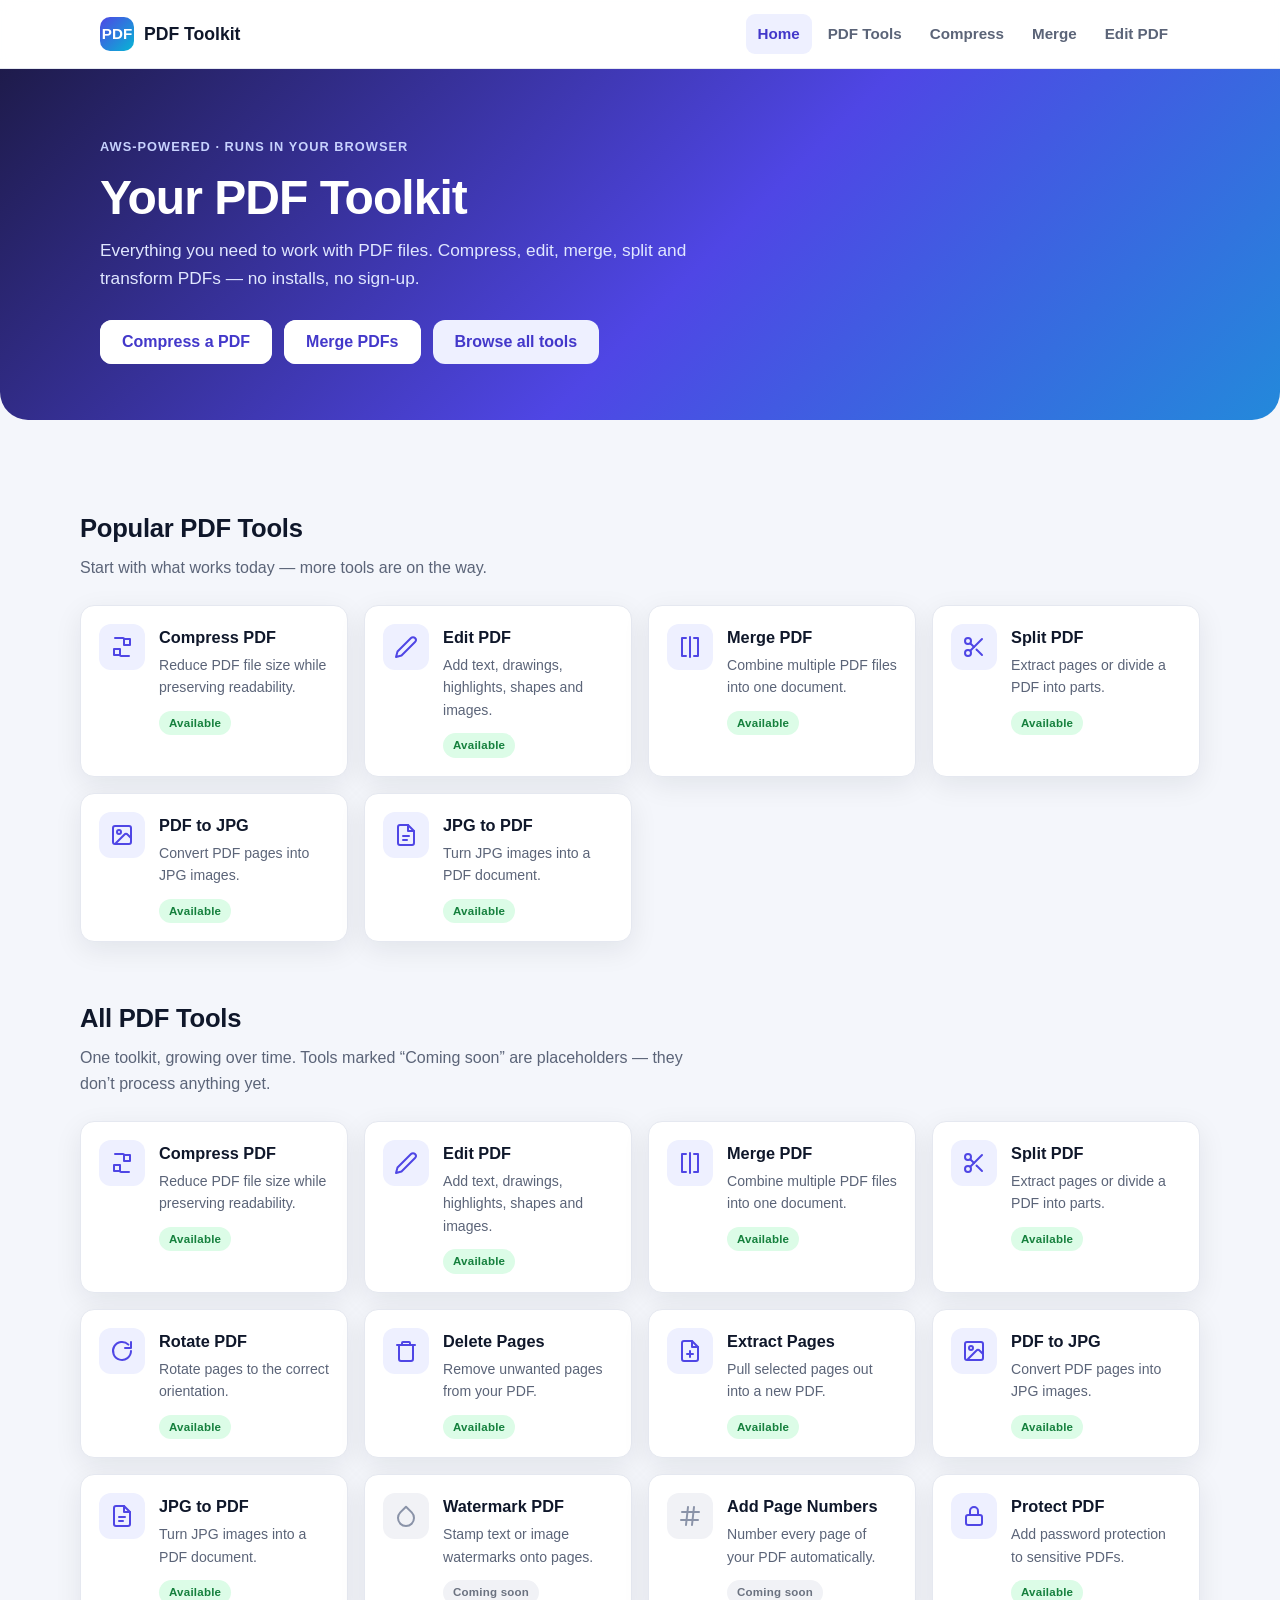
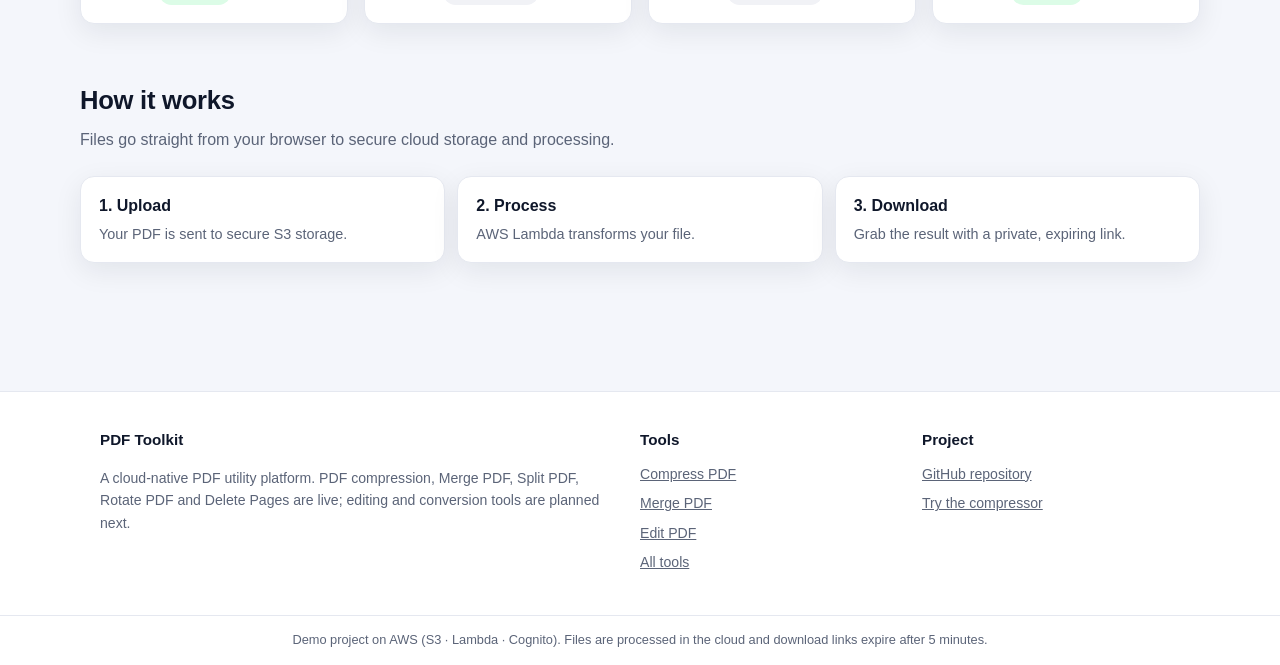
<file: index.html>
<!DOCTYPE html>
<html lang="en">
<head>
<meta charset="UTF-8">
<meta name="viewport" content="width=device-width, initial-scale=1.0">
<meta name="description" content="PDF Toolkit — compress, edit, merge, split and transform PDF files in your browser. Powered by AWS.">
<title>PDF Toolkit — Compress, Edit &amp; Transform PDFs</title>
<link rel="stylesheet" href="assets/css/styles.css">
<script src="https://sdk.amazonaws.com/js/aws-sdk-2.1692.0.min.js" defer></script>
<script src="assets/js/config.js" defer></script>
<script src="assets/js/tools.js" defer></script>
<script src="assets/js/home.js" defer></script>
</head>
<body>

<header class="site-header">
  <nav class="nav" aria-label="Main navigation">
    <a class="brand" href="index.html"><span class="brand-mark">PDF</span><span>PDF Toolkit</span></a>
    <div class="nav-links">
      <a href="index.html" class="active">Home</a>
      <a href="index.html#tools">PDF Tools</a>
      <a href="compress.html">Compress</a>
      <a href="merge.html">Merge</a>
      <a href="edit.html">Edit PDF</a>
    </div>
  </nav>
</header>

<section class="hero">
  <div class="wrap">
    <span class="eyebrow">AWS-powered &middot; runs in your browser</span>
    <h1>Your PDF Toolkit</h1>
    <p>Everything you need to work with PDF files. Compress, edit, merge, split and transform PDFs — no installs, no sign-up.</p>
    <div class="hero-cta">
      <a class="btn secondary" href="compress.html">Compress a PDF</a>
      <a class="btn secondary" href="merge.html">Merge PDFs</a>
      <a class="btn ghost" href="#tools">Browse all tools</a>
    </div>
  </div>
</section>

<main class="wrap page">
  <section class="section" aria-labelledby="popular-heading">
    <div class="section-head">
      <h2 id="popular-heading">Popular PDF Tools</h2>
      <p>Start with what works today — more tools are on the way.</p>
    </div>
    <div class="tools-grid" id="popularTools"></div>
  </section>

  <section class="section" id="tools" aria-labelledby="all-heading">
    <div class="section-head">
      <h2 id="all-heading">All PDF Tools</h2>
      <p>One toolkit, growing over time. Tools marked “Coming soon” are placeholders — they don’t process anything yet.</p>
    </div>
    <div class="tools-grid" id="allTools"></div>
  </section>

  <section class="section" aria-labelledby="how-heading">
    <div class="section-head">
      <h2 id="how-heading">How it works</h2>
      <p>Files go straight from your browser to secure cloud storage and processing.</p>
    </div>
    <div class="steps-strip">
      <div class="step-chip"><strong>1. Upload</strong><span>Your PDF is sent to secure S3 storage.</span></div>
      <div class="step-chip"><strong>2. Process</strong><span>AWS Lambda transforms your file.</span></div>
      <div class="step-chip"><strong>3. Download</strong><span>Grab the result with a private, expiring link.</span></div>
    </div>
  </section>
</main>

<footer class="site-footer">
  <div class="footer-grid">
    <div>
      <h4>PDF Toolkit</h4>
      <p>A cloud-native PDF utility platform. PDF compression, Merge PDF, Split PDF, Rotate PDF and Delete Pages are live; editing and conversion tools are planned next.</p>
    </div>
    <div>
      <h4>Tools</h4>
      <ul>
        <li><a href="compress.html">Compress PDF</a></li>
        <li><a href="merge.html">Merge PDF</a></li>
        <li><a href="edit.html">Edit PDF</a></li>
        <li><a href="index.html#tools">All tools</a></li>
      </ul>
    </div>
    <div>
      <h4>Project</h4>
      <ul>
        <li><a href="https://github.com/bhatiadhrumil-lang/AWS-PDF-Compression-System" rel="noopener">GitHub repository</a></li>
        <li><a href="compress.html">Try the compressor</a></li>
      </ul>
    </div>
  </div>
  <div class="fineprint">Demo project on AWS (S3 · Lambda · Cognito). Files are processed in the cloud and download links expire after 5 minutes.</div>
</footer>

</body>
</html>
</file>
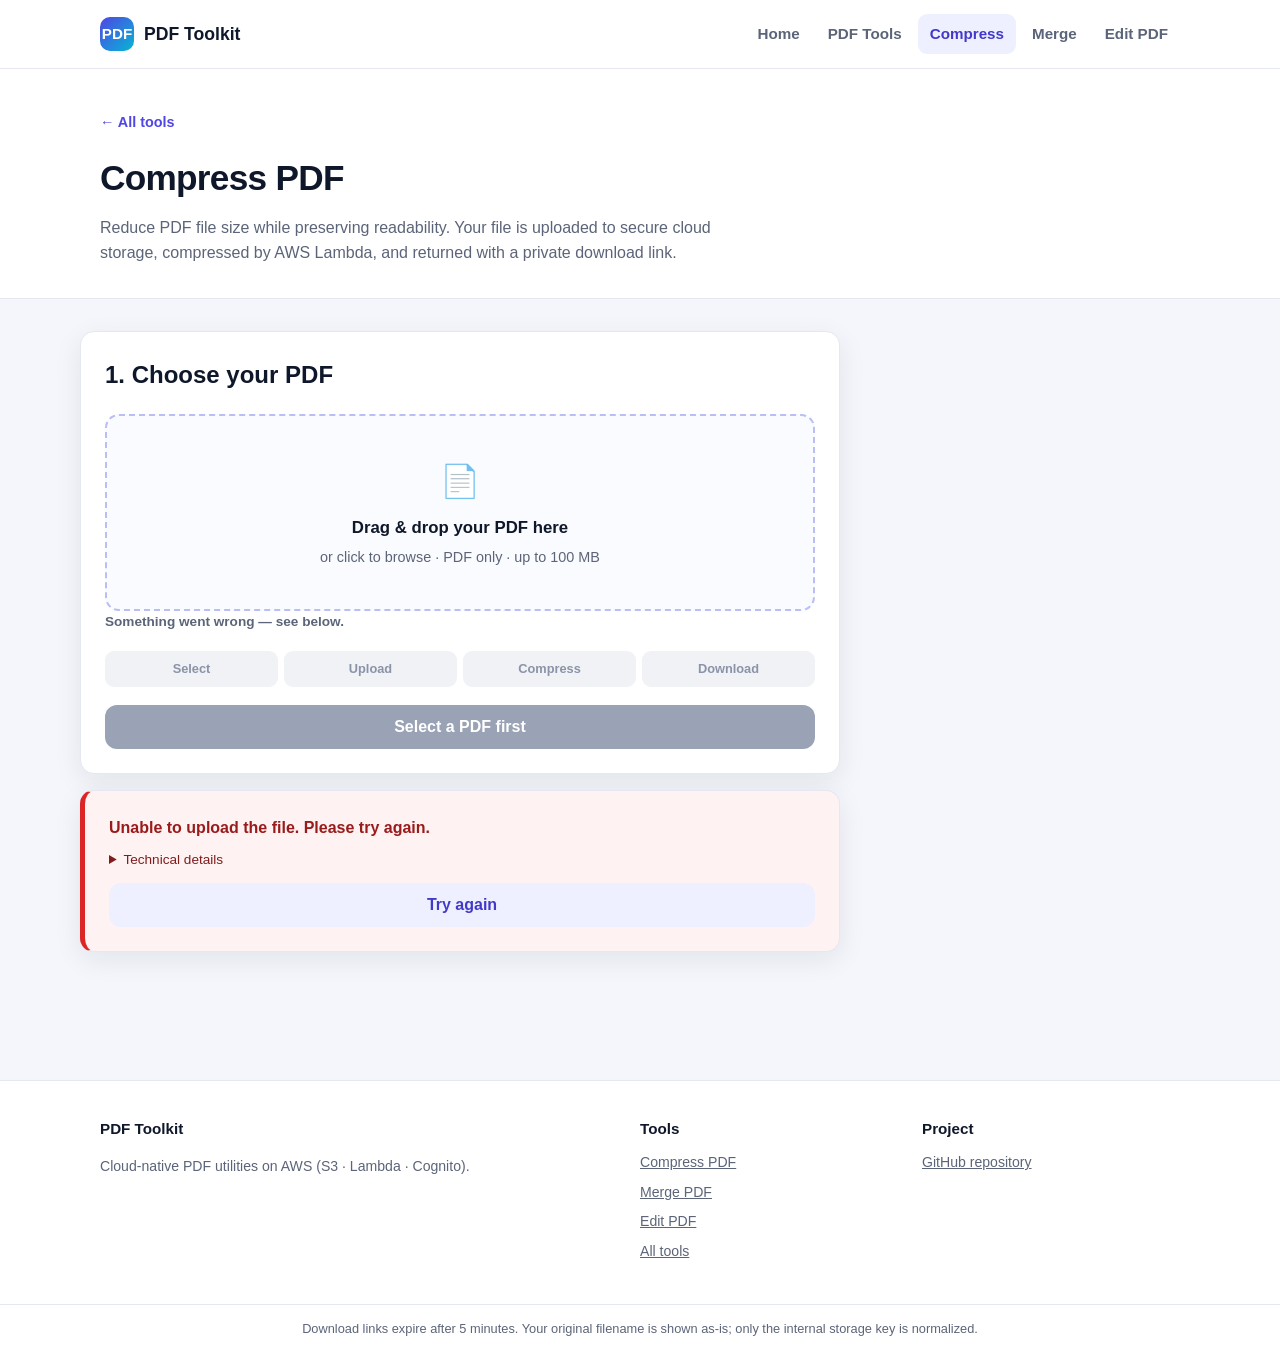
<file: compress.html>
<!DOCTYPE html>
<html lang="en">
<head>
<meta charset="UTF-8">
<meta name="viewport" content="width=device-width, initial-scale=1.0">
<meta name="description" content="Compress PDF files online — reduce PDF size while preserving readability. Powered by AWS Lambda.">
<title>Compress PDF — PDF Toolkit</title>
<link rel="stylesheet" href="assets/css/styles.css">
<script src="https://sdk.amazonaws.com/js/aws-sdk-2.1692.0.min.js" defer></script>
<script src="assets/js/config.js" defer></script>
<script src="assets/js/aws-client.js" defer></script>
<script src="assets/js/compress.js" defer></script>
</head>
<body>

<header class="site-header">
  <nav class="nav" aria-label="Main navigation">
    <a class="brand" href="index.html"><span class="brand-mark">PDF</span><span>PDF Toolkit</span></a>
    <div class="nav-links">
      <a href="index.html">Home</a>
      <a href="index.html#tools">PDF Tools</a>
      <a href="compress.html" class="active">Compress</a>
      <a href="merge.html">Merge</a>
      <a href="edit.html">Edit PDF</a>
    </div>
  </nav>
</header>

<section class="tool-hero">
  <div class="wrap">
    <a class="back-link" href="index.html">&larr; All tools</a>
    <h1>Compress PDF</h1>
    <p>Reduce PDF file size while preserving readability. Your file is uploaded to secure cloud storage, compressed by AWS Lambda, and returned with a private download link.</p>
  </div>
</section>

<main class="wrap page">
  <div class="stack">

    <section class="card" aria-labelledby="upload-heading">
      <h2 id="upload-heading" style="margin-top:0">1. Choose your PDF</h2>
      <label class="dropzone" id="dropzone">
        <input id="pdfFile" type="file" accept=".pdf,application/pdf">
        <div class="dz-icon" aria-hidden="true">📄</div>
        <strong>Drag &amp; drop your PDF here</strong>
        <p>or click to browse &middot; PDF only &middot; up to 100 MB</p>
      </label>
      <div class="file-meta" id="fileMeta" hidden>
        Selected file: <strong id="fileName">—</strong><br>
        Original size: <strong id="fileSize">—</strong>
      </div>
      <div class="progress" id="progressWrap" hidden>
        <div id="progressFill"></div>
      </div>
      <div class="progress-row"><span id="statusText" class="status-line">Ready — select a PDF to begin.</span><span id="progressPercent"></span></div>
      <ol class="stepper" aria-label="Progress">
        <li id="stepSelect">Select</li>
        <li id="stepUpload">Upload</li>
        <li id="stepProcess">Compress</li>
        <li id="stepDone">Download</li>
      </ol>
      <p style="margin:18px 0 0"><button class="btn block" id="uploadBtn" disabled>Select a PDF first</button></p>
    </section>

    <section class="card result" id="resultCard" hidden aria-labelledby="result-heading" aria-live="polite">
      <h2 id="result-heading" style="margin-top:0">✅ Your PDF is ready</h2>
      <dl>
        <dt>File</dt><dd id="resultName">—</dd>
        <dt>Original size</dt><dd id="resultOriginal">—</dd>
        <dt>Compressed size</dt><dd id="resultCompressed">—</dd>
        <dt>Reduction</dt><dd id="resultReduction">—</dd>
      </dl>
      <p style="margin:0 0 12px"><button class="btn block" id="downloadBtn">Download compressed PDF</button></p>
      <p style="margin:0"><button class="btn ghost block" id="resetBtn">Compress another file</button></p>
    </section>

    <section class="card error-box" id="errorCard" hidden aria-live="assertive">
      <p id="errorMessage">Something went wrong.</p>
      <details>
        <summary>Technical details</summary>
        <div id="errorDetails">—</div>
      </details>
      <p style="margin:12px 0 0"><button class="btn ghost block" id="retryBtn">Try again</button></p>
    </section>

  </div>
</main>

<footer class="site-footer">
  <div class="footer-grid">
    <div>
      <h4>PDF Toolkit</h4>
      <p>Cloud-native PDF utilities on AWS (S3 · Lambda · Cognito).</p>
    </div>
    <div>
      <h4>Tools</h4>
      <ul>
        <li><a href="compress.html">Compress PDF</a></li>
        <li><a href="merge.html">Merge PDF</a></li>
        <li><a href="edit.html">Edit PDF</a></li>
        <li><a href="index.html#tools">All tools</a></li>
      </ul>
    </div>
    <div>
      <h4>Project</h4>
      <ul>
        <li><a href="https://github.com/bhatiadhrumil-lang/AWS-PDF-Compression-System" rel="noopener">GitHub repository</a></li>
      </ul>
    </div>
  </div>
  <div class="fineprint">Download links expire after 5 minutes. Your original filename is shown as-is; only the internal storage key is normalized.</div>
</footer>

</body>
</html>
</file>
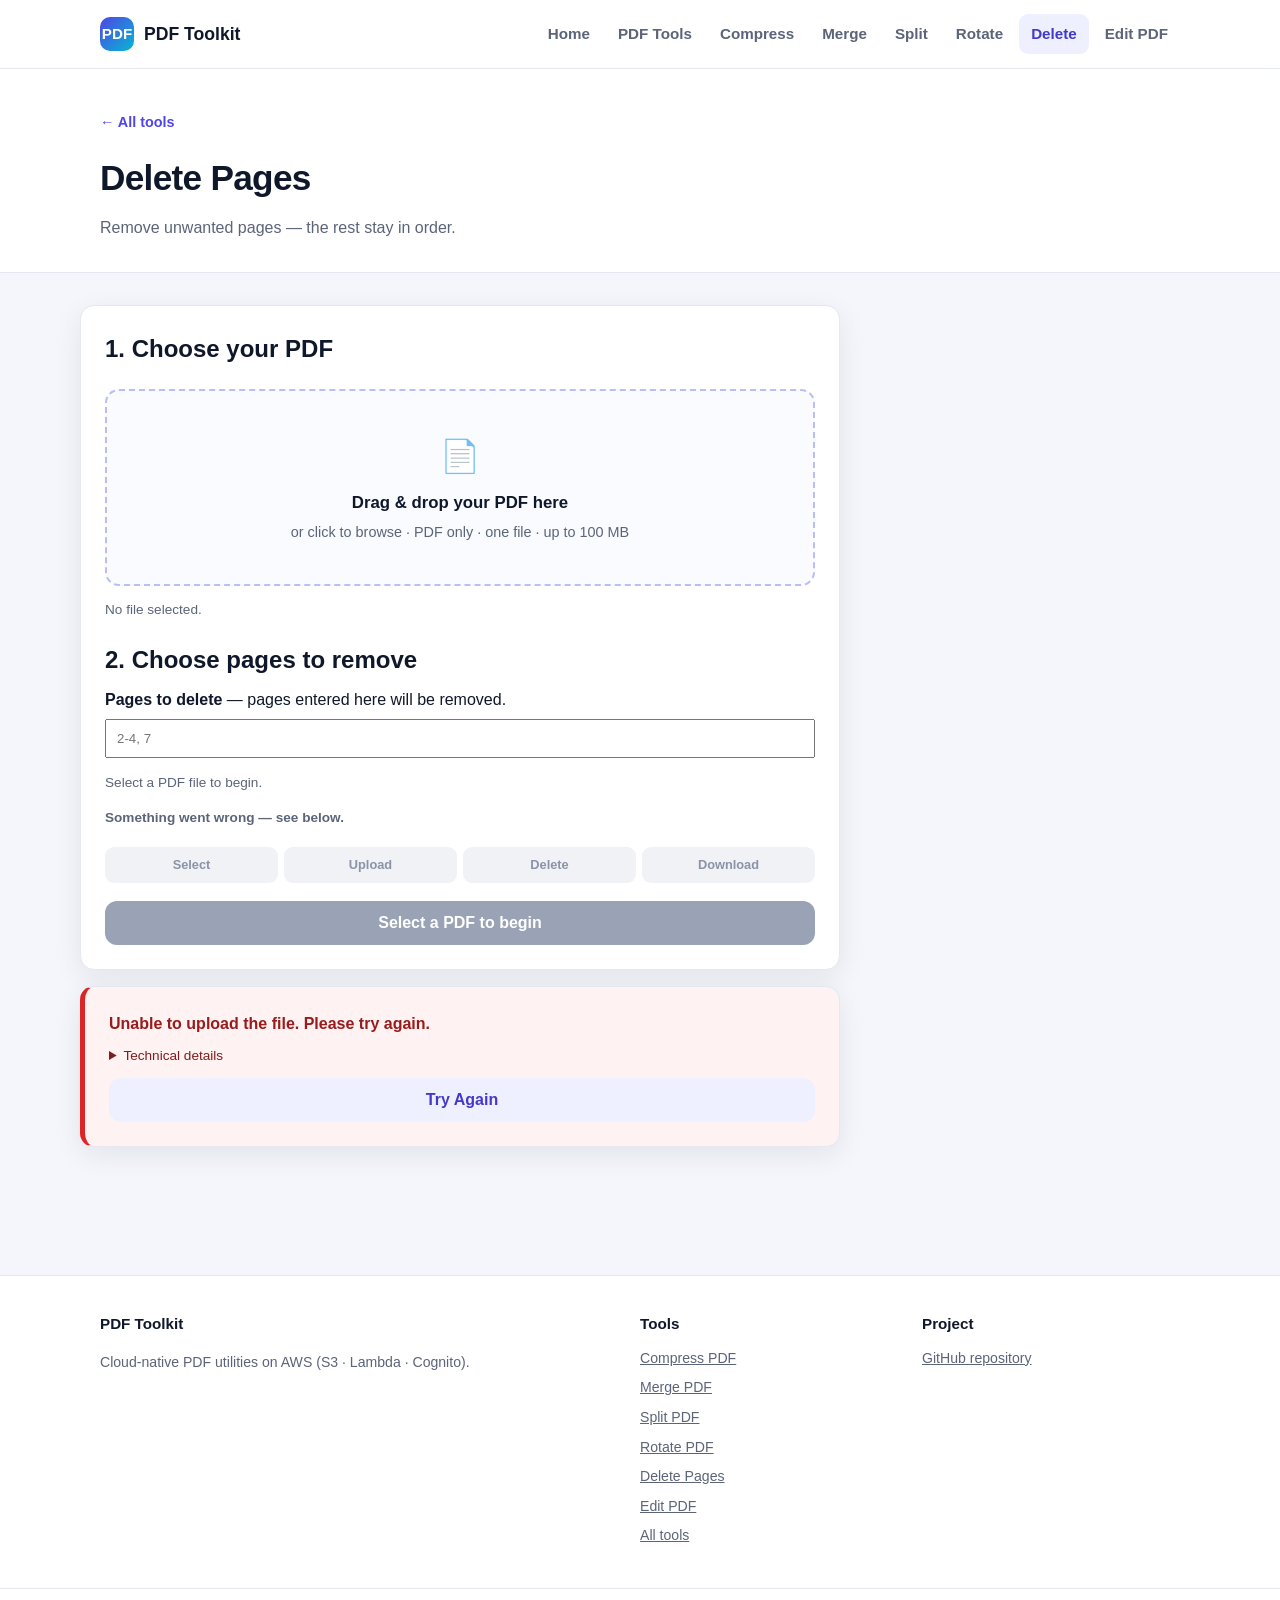
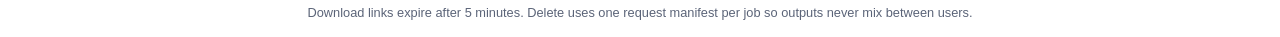
<file: delete.html>
<!DOCTYPE html>
<html lang="en">
<head>
<meta charset="UTF-8">
<meta name="viewport" content="width=device-width, initial-scale=1.0">
<meta name="description" content="Delete pages from a PDF — remove 2-4,7 and download the trimmed file. Powered by AWS.">
<title>Delete Pages — PDF Toolkit</title>
<link rel="stylesheet" href="assets/css/styles.css">
<script src="https://sdk.amazonaws.com/js/aws-sdk-2.1692.0.min.js" defer></script>
<script src="assets/js/config.js" defer></script>
<script src="assets/js/aws-client.js" defer></script>
<script src="assets/js/delete.js" defer></script>
</head>
<body>

<header class="site-header">
  <nav class="nav" aria-label="Main navigation">
    <a class="brand" href="index.html"><span class="brand-mark">PDF</span><span>PDF Toolkit</span></a>
    <div class="nav-links">
      <a href="index.html">Home</a>
      <a href="index.html#tools">PDF Tools</a>
      <a href="compress.html">Compress</a>
      <a href="merge.html">Merge</a>
      <a href="split.html">Split</a>
      <a href="rotate.html">Rotate</a>
      <a href="delete.html" class="active">Delete</a>
      <a href="edit.html">Edit PDF</a>
    </div>
  </nav>
</header>

<section class="tool-hero">
  <div class="wrap">
    <a class="back-link" href="index.html">&larr; All tools</a>
    <h1>Delete Pages</h1>
    <p>Remove unwanted pages — the rest stay in order.</p>
  </div>
</section>

<main class="wrap page">
  <div class="stack">

    <section class="card" aria-labelledby="delete-upload-heading">
      <h2 id="delete-upload-heading" style="margin-top:0">1. Choose your PDF</h2>
      <label class="dropzone" id="deleteDropzone">
        <input id="deleteFiles" type="file" accept=".pdf,application/pdf">
        <div class="dz-icon" aria-hidden="true">📄</div>
        <strong>Drag &amp; drop your PDF here</strong>
        <p>or click to browse &middot; PDF only &middot; one file &middot; up to 100 MB</p>
      </label>
      <p class="merge-hint" id="deleteFileName" aria-live="polite">No file selected.</p>

      <h2 style="margin-bottom:8px">2. Choose pages to remove</h2>
      <label for="deletePages"><strong>Pages to delete</strong> — pages entered here will be removed.</label>
      <input id="deletePages" type="text" inputmode="text" autocomplete="off"
             placeholder="2-4, 7" aria-describedby="deleteHint"
             style="display:block;width:100%;margin-top:6px;padding:10px">
      <p class="merge-hint" id="deleteHint">Select a PDF file to begin.</p>

      <div class="progress" id="deleteProgressWrap" hidden>
        <div id="deleteProgressFill"></div>
      </div>
      <div class="progress-row"><span id="deleteStatus" class="status-line">Ready — select a PDF to begin.</span><span id="deleteProgressPercent"></span></div>
      <ol class="stepper" aria-label="Progress">
        <li id="deleteStepSelect">Select</li>
        <li id="deleteStepUpload">Upload</li>
        <li id="deleteStepProcess">Delete</li>
        <li id="deleteStepDone">Download</li>
      </ol>
      <p style="margin:18px 0 0"><button class="btn block" id="deleteBtn" disabled>Select a PDF to begin</button></p>
    </section>

    <section class="card result" id="deleteResultCard" hidden aria-labelledby="delete-result-heading" aria-live="polite">
      <h2 id="delete-result-heading" style="margin-top:0">✅ Pages deleted!</h2>
      <dl>
        <dt>Removed</dt><dd id="deleteResultMode">—</dd>
        <dt>Trimmed file</dt><dd id="deleteResultName">—</dd>
      </dl>
      <p style="margin:0 0 12px"><button class="btn block" id="deleteDownloadBtn">Download PDF</button></p>
      <p style="margin:0"><button class="btn ghost block" id="deleteResetBtn">Delete More Pages</button></p>
    </section>

    <section class="card error-box" id="deleteErrorCard" hidden aria-live="assertive">
      <p id="deleteErrorMessage">Something went wrong.</p>
      <details>
        <summary>Technical details</summary>
        <div id="deleteErrorDetails">—</div>
      </details>
      <p style="margin:12px 0 0"><button class="btn ghost block" id="deleteRetryBtn">Try Again</button></p>
    </section>

  </div>
</main>

<footer class="site-footer">
  <div class="footer-grid">
    <div>
      <h4>PDF Toolkit</h4>
      <p>Cloud-native PDF utilities on AWS (S3 · Lambda · Cognito).</p>
    </div>
    <div>
      <h4>Tools</h4>
      <ul>
        <li><a href="compress.html">Compress PDF</a></li>
        <li><a href="merge.html">Merge PDF</a></li>
        <li><a href="split.html">Split PDF</a></li>
        <li><a href="rotate.html">Rotate PDF</a></li>
        <li><a href="delete.html">Delete Pages</a></li>
        <li><a href="edit.html">Edit PDF</a></li>
        <li><a href="index.html#tools">All tools</a></li>
      </ul>
    </div>
    <div>
      <h4>Project</h4>
      <ul>
        <li><a href="https://github.com/bhatiadhrumil-lang/AWS-PDF-Compression-System" rel="noopener">GitHub repository</a></li>
      </ul>
    </div>
  </div>
  <div class="fineprint">Download links expire after 5 minutes. Delete uses one request manifest per job so outputs never mix between users.</div>
</footer>

</body>
</html>
</file>
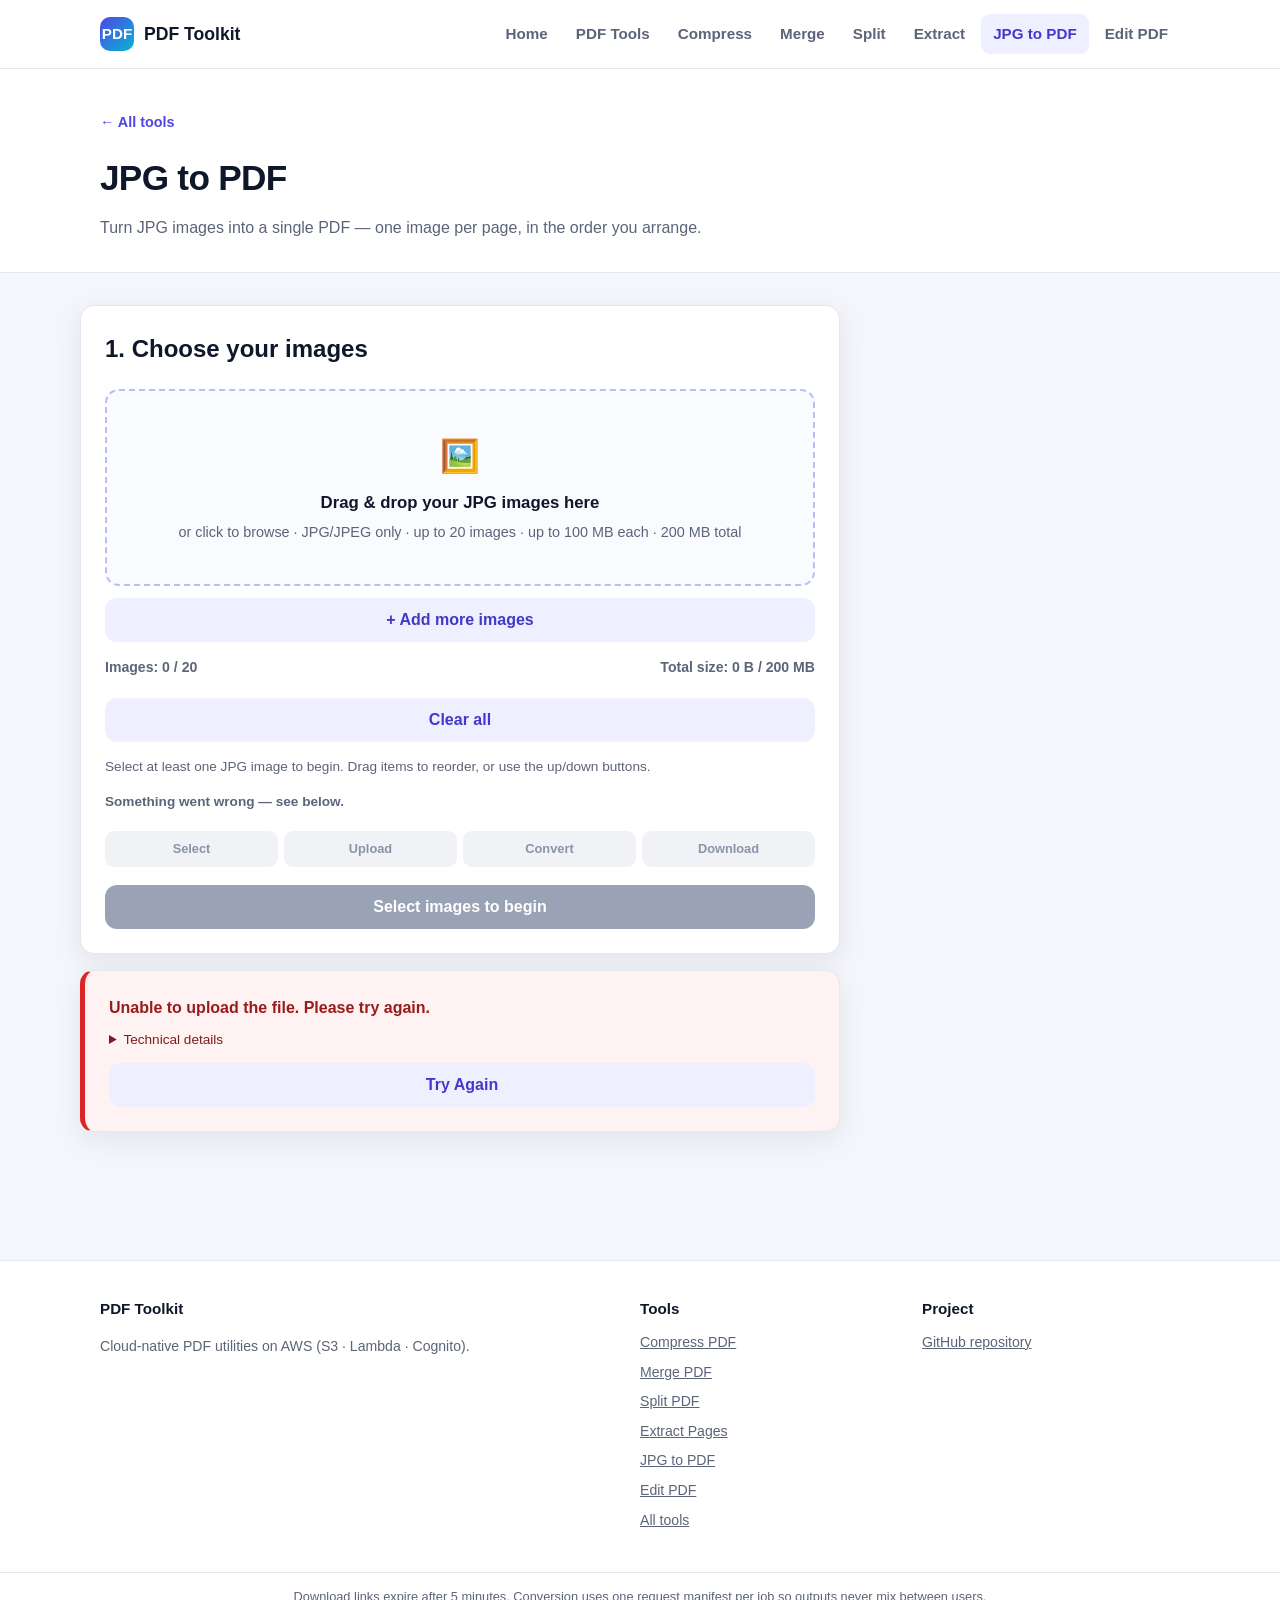
<file: jpg-to-pdf.html>
<!DOCTYPE html>
<html lang="en">
<head>
<meta charset="UTF-8">
<meta name="viewport" content="width=device-width, initial-scale=1.0">
<meta name="description" content="Convert JPG images to PDF online — combine photos into one PDF in your chosen order. Powered by AWS.">
<title>JPG to PDF — PDF Toolkit</title>
<link rel="stylesheet" href="assets/css/styles.css">
<script src="https://sdk.amazonaws.com/js/aws-sdk-2.1692.0.min.js" defer></script>
<script src="assets/js/config.js" defer></script>
<script src="assets/js/aws-client.js" defer></script>
<script src="assets/js/jpg-to-pdf.js" defer></script>
</head>
<body>

<header class="site-header">
  <nav class="nav" aria-label="Main navigation">
    <a class="brand" href="index.html"><span class="brand-mark">PDF</span><span>PDF Toolkit</span></a>
    <div class="nav-links">
      <a href="index.html">Home</a>
      <a href="index.html#tools">PDF Tools</a>
      <a href="compress.html">Compress</a>
      <a href="merge.html">Merge</a>
      <a href="split.html">Split</a>
      <a href="extract.html">Extract</a>
      <a href="jpg-to-pdf.html" class="active">JPG&nbsp;to&nbsp;PDF</a>
      <a href="edit.html">Edit PDF</a>
    </div>
  </nav>
</header>

<section class="tool-hero">
  <div class="wrap">
    <a class="back-link" href="index.html">&larr; All tools</a>
    <h1>JPG to PDF</h1>
    <p>Turn JPG images into a single PDF — one image per page, in the order you arrange.</p>
  </div>
</section>

<main class="wrap page">
  <div class="stack">

    <section class="card" aria-labelledby="jpg-upload-heading">
      <h2 id="jpg-upload-heading" style="margin-top:0">1. Choose your images</h2>
      <label class="dropzone" id="jpgDropzone">
        <input id="jpgFiles" type="file" accept=".jpg,.jpeg,image/jpeg" multiple>
        <div class="dz-icon" aria-hidden="true">🖼️</div>
        <strong>Drag &amp; drop your JPG images here</strong>
        <p>or click to browse &middot; JPG/JPEG only &middot; up to 20 images &middot; up to 100 MB each &middot; 200 MB total</p>
      </label>
      <p style="margin:12px 0 0"><button class="btn ghost block" id="jpgAddMoreBtn" type="button">+ Add more images</button></p>
      <input id="jpgFilesMore" type="file" accept=".jpg,.jpeg,image/jpeg" multiple hidden>

      <div class="merge-totals" aria-live="polite">
        <span id="jpgCount">Images: 0 / 20</span>
        <span id="jpgTotalSize">Total size: 0 B / 200 MB</span>
      </div>

      <ol class="merge-list" id="jpgList" aria-label="Selected images in page order"></ol>
      <p style="margin:12px 0 0"><button class="btn ghost block" id="jpgClearBtn" type="button" disabled>Clear all</button></p>
      <p class="merge-hint" id="jpgHint">Select at least one JPG image to begin. Drag items to reorder, or use the up/down buttons.</p>

      <div class="progress" id="jpgProgressWrap" hidden>
        <div id="jpgProgressFill"></div>
      </div>
      <div class="progress-row"><span id="jpgStatus" class="status-line">Ready — select images to begin.</span><span id="jpgProgressPercent"></span></div>
      <ol class="stepper" aria-label="Progress">
        <li id="jpgStepSelect">Select</li>
        <li id="jpgStepUpload">Upload</li>
        <li id="jpgStepProcess">Convert</li>
        <li id="jpgStepDone">Download</li>
      </ol>
      <p style="margin:18px 0 0"><button class="btn block" id="jpgBtn" disabled>Select images to begin</button></p>
    </section>

    <section class="card result" id="jpgResultCard" hidden aria-labelledby="jpg-result-heading" aria-live="polite">
      <h2 id="jpg-result-heading" style="margin-top:0">✅ Conversion complete!</h2>
      <dl>
        <dt>Images</dt><dd id="jpgResultCount">—</dd>
        <dt>Total input size</dt><dd id="jpgResultSize">—</dd>
        <dt>PDF file</dt><dd id="jpgResultName">—</dd>
      </dl>
      <p style="margin:0 0 12px"><button class="btn block" id="jpgDownloadBtn">Download PDF</button></p>
      <p style="margin:0"><button class="btn ghost block" id="jpgResetBtn">Convert More Images</button></p>
    </section>

    <section class="card error-box" id="jpgErrorCard" hidden aria-live="assertive">
      <p id="jpgErrorMessage">Something went wrong.</p>
      <details>
        <summary>Technical details</summary>
        <div id="jpgErrorDetails">—</div>
      </details>
      <p style="margin:12px 0 0"><button class="btn ghost block" id="jpgRetryBtn">Try Again</button></p>
    </section>

  </div>
</main>

<footer class="site-footer">
  <div class="footer-grid">
    <div>
      <h4>PDF Toolkit</h4>
      <p>Cloud-native PDF utilities on AWS (S3 · Lambda · Cognito).</p>
    </div>
    <div>
      <h4>Tools</h4>
      <ul>
        <li><a href="compress.html">Compress PDF</a></li>
        <li><a href="merge.html">Merge PDF</a></li>
        <li><a href="split.html">Split PDF</a></li>
        <li><a href="extract.html">Extract Pages</a></li>
        <li><a href="jpg-to-pdf.html">JPG to PDF</a></li>
        <li><a href="edit.html">Edit PDF</a></li>
        <li><a href="index.html#tools">All tools</a></li>
      </ul>
    </div>
    <div>
      <h4>Project</h4>
      <ul>
        <li><a href="https://github.com/bhatiadhrumil-lang/AWS-PDF-Compression-System" rel="noopener">GitHub repository</a></li>
      </ul>
    </div>
  </div>
  <div class="fineprint">Download links expire after 5 minutes. Conversion uses one request manifest per job so outputs never mix between users.</div>
</footer>

</body>
</html>
</file>
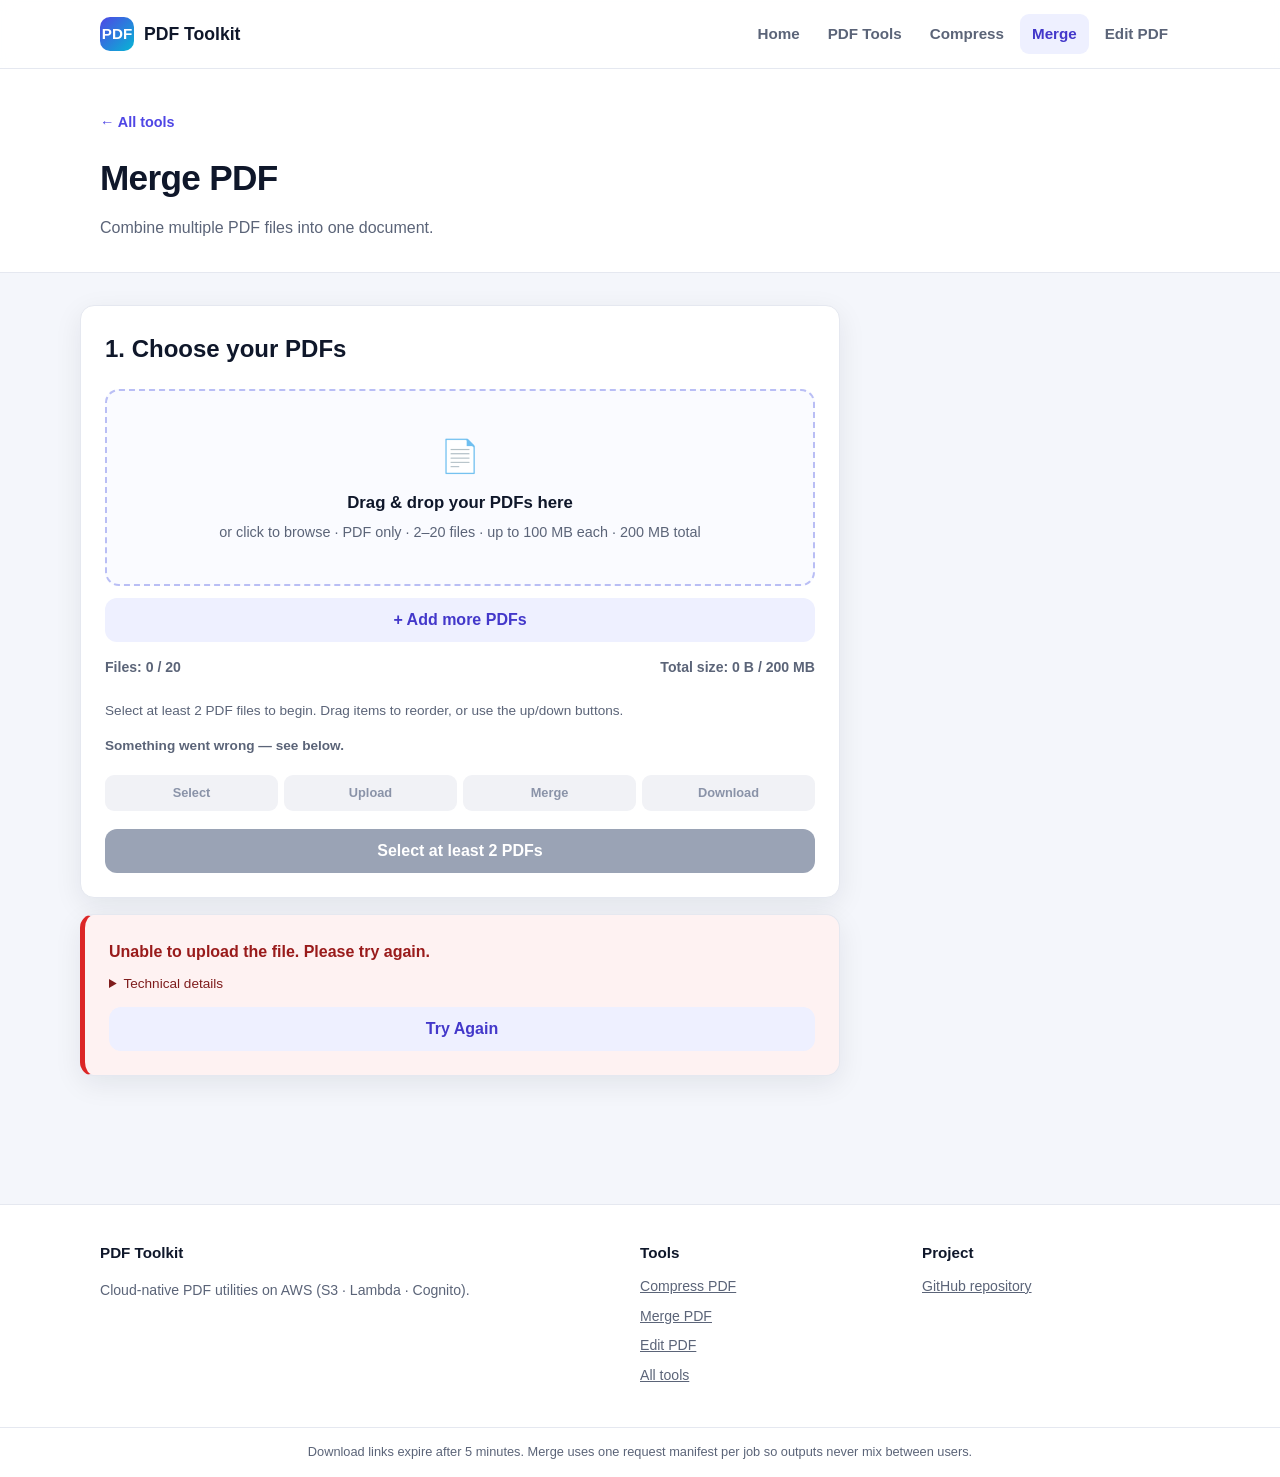
<file: merge.html>
<!DOCTYPE html>
<html lang="en">
<head>
<meta charset="UTF-8">
<meta name="viewport" content="width=device-width, initial-scale=1.0">
<meta name="description" content="Merge multiple PDF files into one document — combine PDFs in order. Powered by AWS.">
<title>Merge PDF — PDF Toolkit</title>
<link rel="stylesheet" href="assets/css/styles.css">
<script src="https://sdk.amazonaws.com/js/aws-sdk-2.1692.0.min.js" defer></script>
<script src="assets/js/config.js" defer></script>
<script src="assets/js/aws-client.js" defer></script>
<script src="assets/js/merge.js" defer></script>
</head>
<body>

<header class="site-header">
  <nav class="nav" aria-label="Main navigation">
    <a class="brand" href="index.html"><span class="brand-mark">PDF</span><span>PDF Toolkit</span></a>
    <div class="nav-links">
      <a href="index.html">Home</a>
      <a href="index.html#tools">PDF Tools</a>
      <a href="compress.html">Compress</a>
      <a href="merge.html" class="active">Merge</a>
      <a href="edit.html">Edit PDF</a>
    </div>
  </nav>
</header>

<section class="tool-hero">
  <div class="wrap">
    <a class="back-link" href="index.html">&larr; All tools</a>
    <h1>Merge PDF</h1>
    <p>Combine multiple PDF files into one document.</p>
  </div>
</section>

<main class="wrap page">
  <div class="stack">

    <section class="card" aria-labelledby="merge-upload-heading">
      <h2 id="merge-upload-heading" style="margin-top:0">1. Choose your PDFs</h2>
      <label class="dropzone" id="mergeDropzone">
        <input id="mergeFiles" type="file" accept=".pdf,application/pdf" multiple>
        <div class="dz-icon" aria-hidden="true">📄</div>
        <strong>Drag &amp; drop your PDFs here</strong>
        <p>or click to browse &middot; PDF only &middot; 2–20 files &middot; up to 100 MB each &middot; 200 MB total</p>
      </label>
      <p style="margin:12px 0 0"><button class="btn ghost block" id="addMoreBtn" type="button">+ Add more PDFs</button></p>
      <input id="mergeFilesMore" type="file" accept=".pdf,application/pdf" multiple hidden>

      <div class="merge-totals" aria-live="polite">
        <span id="mergeCount">Files: 0 / 20</span>
        <span id="mergeTotalSize">Total size: 0 B / 200 MB</span>
      </div>

      <ol class="merge-list" id="mergeList" aria-label="Selected PDFs in merge order"></ol>
      <p class="merge-hint" id="mergeHint">Select at least 2 PDF files to begin. Drag items to reorder, or use the up/down buttons.</p>

      <div class="progress" id="mergeProgressWrap" hidden>
        <div id="mergeProgressFill"></div>
      </div>
      <div class="progress-row"><span id="mergeStatus" class="status-line">Ready — select at least 2 PDFs to begin.</span><span id="mergeProgressPercent"></span></div>
      <ol class="stepper" aria-label="Progress">
        <li id="mergeStepSelect">Select</li>
        <li id="mergeStepUpload">Upload</li>
        <li id="mergeStepProcess">Merge</li>
        <li id="mergeStepDone">Download</li>
      </ol>
      <p style="margin:18px 0 0"><button class="btn block" id="mergeBtn" disabled>Select at least 2 PDFs</button></p>
    </section>

    <section class="card result" id="mergeResultCard" hidden aria-labelledby="merge-result-heading" aria-live="polite">
      <h2 id="merge-result-heading" style="margin-top:0">✅ Merge complete!</h2>
      <dl>
        <dt>Original files</dt><dd id="mergeResultCount">—</dd>
        <dt>Total input size</dt><dd id="mergeResultSize">—</dd>
        <dt>Merged file</dt><dd id="mergeResultName">—</dd>
      </dl>
      <p style="margin:0 0 12px"><button class="btn block" id="mergeDownloadBtn">Download merged PDF</button></p>
      <p style="margin:0"><button class="btn ghost block" id="mergeResetBtn">Merge More PDFs</button></p>
    </section>

    <section class="card error-box" id="mergeErrorCard" hidden aria-live="assertive">
      <p id="mergeErrorMessage">Something went wrong.</p>
      <details>
        <summary>Technical details</summary>
        <div id="mergeErrorDetails">—</div>
      </details>
      <p style="margin:12px 0 0"><button class="btn ghost block" id="mergeRetryBtn">Try Again</button></p>
    </section>

  </div>
</main>

<footer class="site-footer">
  <div class="footer-grid">
    <div>
      <h4>PDF Toolkit</h4>
      <p>Cloud-native PDF utilities on AWS (S3 · Lambda · Cognito).</p>
    </div>
    <div>
      <h4>Tools</h4>
      <ul>
        <li><a href="compress.html">Compress PDF</a></li>
        <li><a href="merge.html">Merge PDF</a></li>
        <li><a href="edit.html">Edit PDF</a></li>
        <li><a href="index.html#tools">All tools</a></li>
      </ul>
    </div>
    <div>
      <h4>Project</h4>
      <ul>
        <li><a href="https://github.com/bhatiadhrumil-lang/AWS-PDF-Compression-System" rel="noopener">GitHub repository</a></li>
      </ul>
    </div>
  </div>
  <div class="fineprint">Download links expire after 5 minutes. Merge uses one request manifest per job so outputs never mix between users.</div>
</footer>

</body>
</html>
</file>
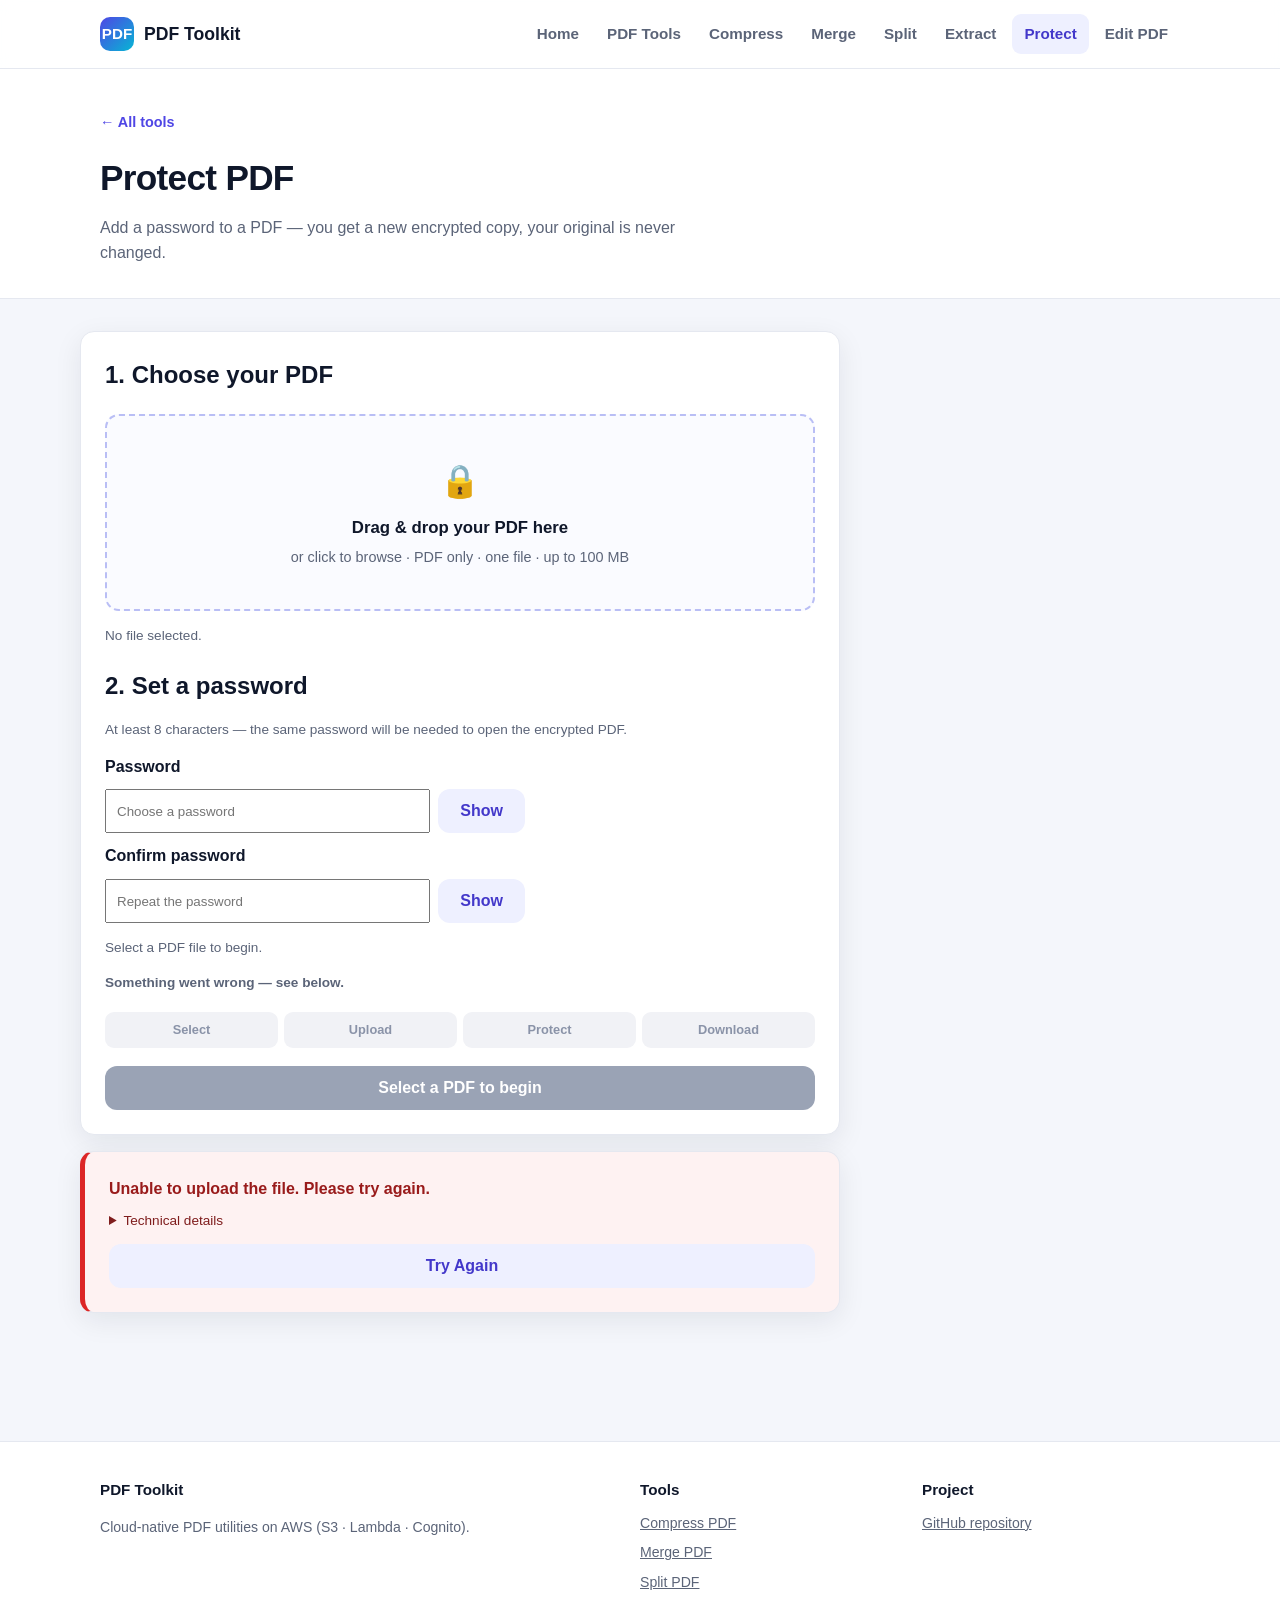
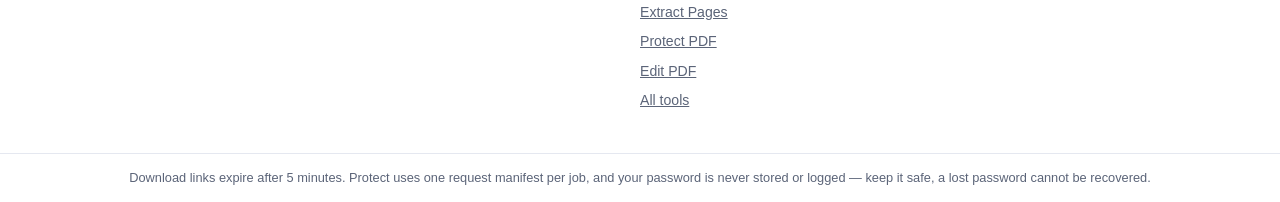
<file: protect.html>
<!DOCTYPE html>
<html lang="en">
<head>
<meta charset="UTF-8">
<meta name="viewport" content="width=device-width, initial-scale=1.0">
<meta name="description" content="Password-protect a PDF online — encrypt your PDF with AES-256 and download a protected copy. Powered by AWS.">
<title>Protect PDF — PDF Toolkit</title>
<link rel="stylesheet" href="assets/css/styles.css">
<script src="https://sdk.amazonaws.com/js/aws-sdk-2.1692.0.min.js" defer></script>
<script src="assets/js/config.js" defer></script>
<script src="assets/js/aws-client.js" defer></script>
<script src="assets/js/protect.js" defer></script>
</head>
<body>

<header class="site-header">
  <nav class="nav" aria-label="Main navigation">
    <a class="brand" href="index.html"><span class="brand-mark">PDF</span><span>PDF Toolkit</span></a>
    <div class="nav-links">
      <a href="index.html">Home</a>
      <a href="index.html#tools">PDF Tools</a>
      <a href="compress.html">Compress</a>
      <a href="merge.html">Merge</a>
      <a href="split.html">Split</a>
      <a href="extract.html">Extract</a>
      <a href="protect.html" class="active">Protect</a>
      <a href="edit.html">Edit PDF</a>
    </div>
  </nav>
</header>

<section class="tool-hero">
  <div class="wrap">
    <a class="back-link" href="index.html">&larr; All tools</a>
    <h1>Protect PDF</h1>
    <p>Add a password to a PDF — you get a new encrypted copy, your original is never changed.</p>
  </div>
</section>

<main class="wrap page">
  <div class="stack">

    <section class="card" aria-labelledby="protect-upload-heading">
      <h2 id="protect-upload-heading" style="margin-top:0">1. Choose your PDF</h2>
      <label class="dropzone" id="protectDropzone">
        <input id="protectFiles" type="file" accept=".pdf,application/pdf">
        <div class="dz-icon" aria-hidden="true">🔒</div>
        <strong>Drag &amp; drop your PDF here</strong>
        <p>or click to browse &middot; PDF only &middot; one file &middot; up to 100 MB</p>
      </label>
      <p class="merge-hint" id="protectFileName" aria-live="polite">No file selected.</p>

      <h2 style="margin-bottom:8px">2. Set a password</h2>
      <p class="merge-hint" id="protectPwdHint">At least 8 characters — the same password will be needed to open the encrypted PDF.</p>
      <div style="display:grid;gap:10px;max-width:420px">
        <label for="protectPassword"><strong>Password</strong></label>
        <div style="display:flex;gap:8px;align-items:stretch">
          <input id="protectPassword" type="password" minlength="8" autocomplete="new-password" spellcheck="false"
                 placeholder="Choose a password" aria-describedby="protectPwdHint"
                 style="flex:1;padding:10px">
          <button type="button" class="btn ghost" id="protectToggle1" aria-label="Show or hide password">Show</button>
        </div>
        <label for="protectConfirm"><strong>Confirm password</strong></label>
        <div style="display:flex;gap:8px;align-items:stretch">
          <input id="protectConfirm" type="password" minlength="8" autocomplete="new-password" spellcheck="false"
                 placeholder="Repeat the password" aria-describedby="protectPwdHint"
                 style="flex:1;padding:10px">
          <button type="button" class="btn ghost" id="protectToggle2" aria-label="Show or hide confirm password">Show</button>
        </div>
      </div>

      <p class="merge-hint" id="protectHint">Select a PDF file to begin.</p>

      <div class="progress" id="protectProgressWrap" hidden>
        <div id="protectProgressFill"></div>
      </div>
      <div class="progress-row"><span id="protectStatus" class="status-line">Ready — select a PDF and choose a password to begin.</span><span id="protectProgressPercent"></span></div>
      <ol class="stepper" aria-label="Progress">
        <li id="protectStepSelect">Select</li>
        <li id="protectStepUpload">Upload</li>
        <li id="protectStepProcess">Protect</li>
        <li id="protectStepDone">Download</li>
      </ol>
      <p style="margin:18px 0 0"><button class="btn block" id="protectBtn" disabled>Select a PDF to begin</button></p>
    </section>

    <section class="card result" id="protectResultCard" hidden aria-labelledby="protect-result-heading" aria-live="polite">
      <h2 id="protect-result-heading" style="margin-top:0">✅ Your PDF is protected!</h2>
      <p>This copy is encrypted and will ask for your password when opened. Remember it — a forgotten password cannot be recovered.</p>
      <p class="merge-totals">Download name: <span id="protectResultName">—</span></p>
      <p style="margin:0 0 12px"><button class="btn block" id="protectDownloadBtn">Download Protected PDF</button></p>
      <p style="margin:0"><button class="btn ghost block" id="protectAnotherBtn">Protect Another PDF</button></p>
    </section>

    <section class="card error-box" id="protectErrorCard" hidden aria-live="assertive">
      <p id="protectErrorMessage">Something went wrong.</p>
      <details>
        <summary>Technical details</summary>
        <div id="protectErrorDetails">—</div>
      </details>
      <p style="margin:12px 0 0"><button class="btn ghost block" id="protectRetryBtn">Try Again</button></p>
    </section>

  </div>
</main>

<footer class="site-footer">
  <div class="footer-grid">
    <div>
      <h4>PDF Toolkit</h4>
      <p>Cloud-native PDF utilities on AWS (S3 · Lambda · Cognito).</p>
    </div>
    <div>
      <h4>Tools</h4>
      <ul>
        <li><a href="compress.html">Compress PDF</a></li>
        <li><a href="merge.html">Merge PDF</a></li>
        <li><a href="split.html">Split PDF</a></li>
        <li><a href="extract.html">Extract Pages</a></li>
        <li><a href="protect.html">Protect PDF</a></li>
        <li><a href="edit.html">Edit PDF</a></li>
        <li><a href="index.html#tools">All tools</a></li>
      </ul>
    </div>
    <div>
      <h4>Project</h4>
      <ul>
        <li><a href="https://github.com/bhatiadhrumil-lang/AWS-PDF-Compression-System" rel="noopener">GitHub repository</a></li>
      </ul>
    </div>
  </div>
  <div class="fineprint">Download links expire after 5 minutes. Protect uses one request manifest per job, and your password is never stored or logged — keep it safe, a lost password cannot be recovered.</div>
</footer>

</body>
</html>
</file>
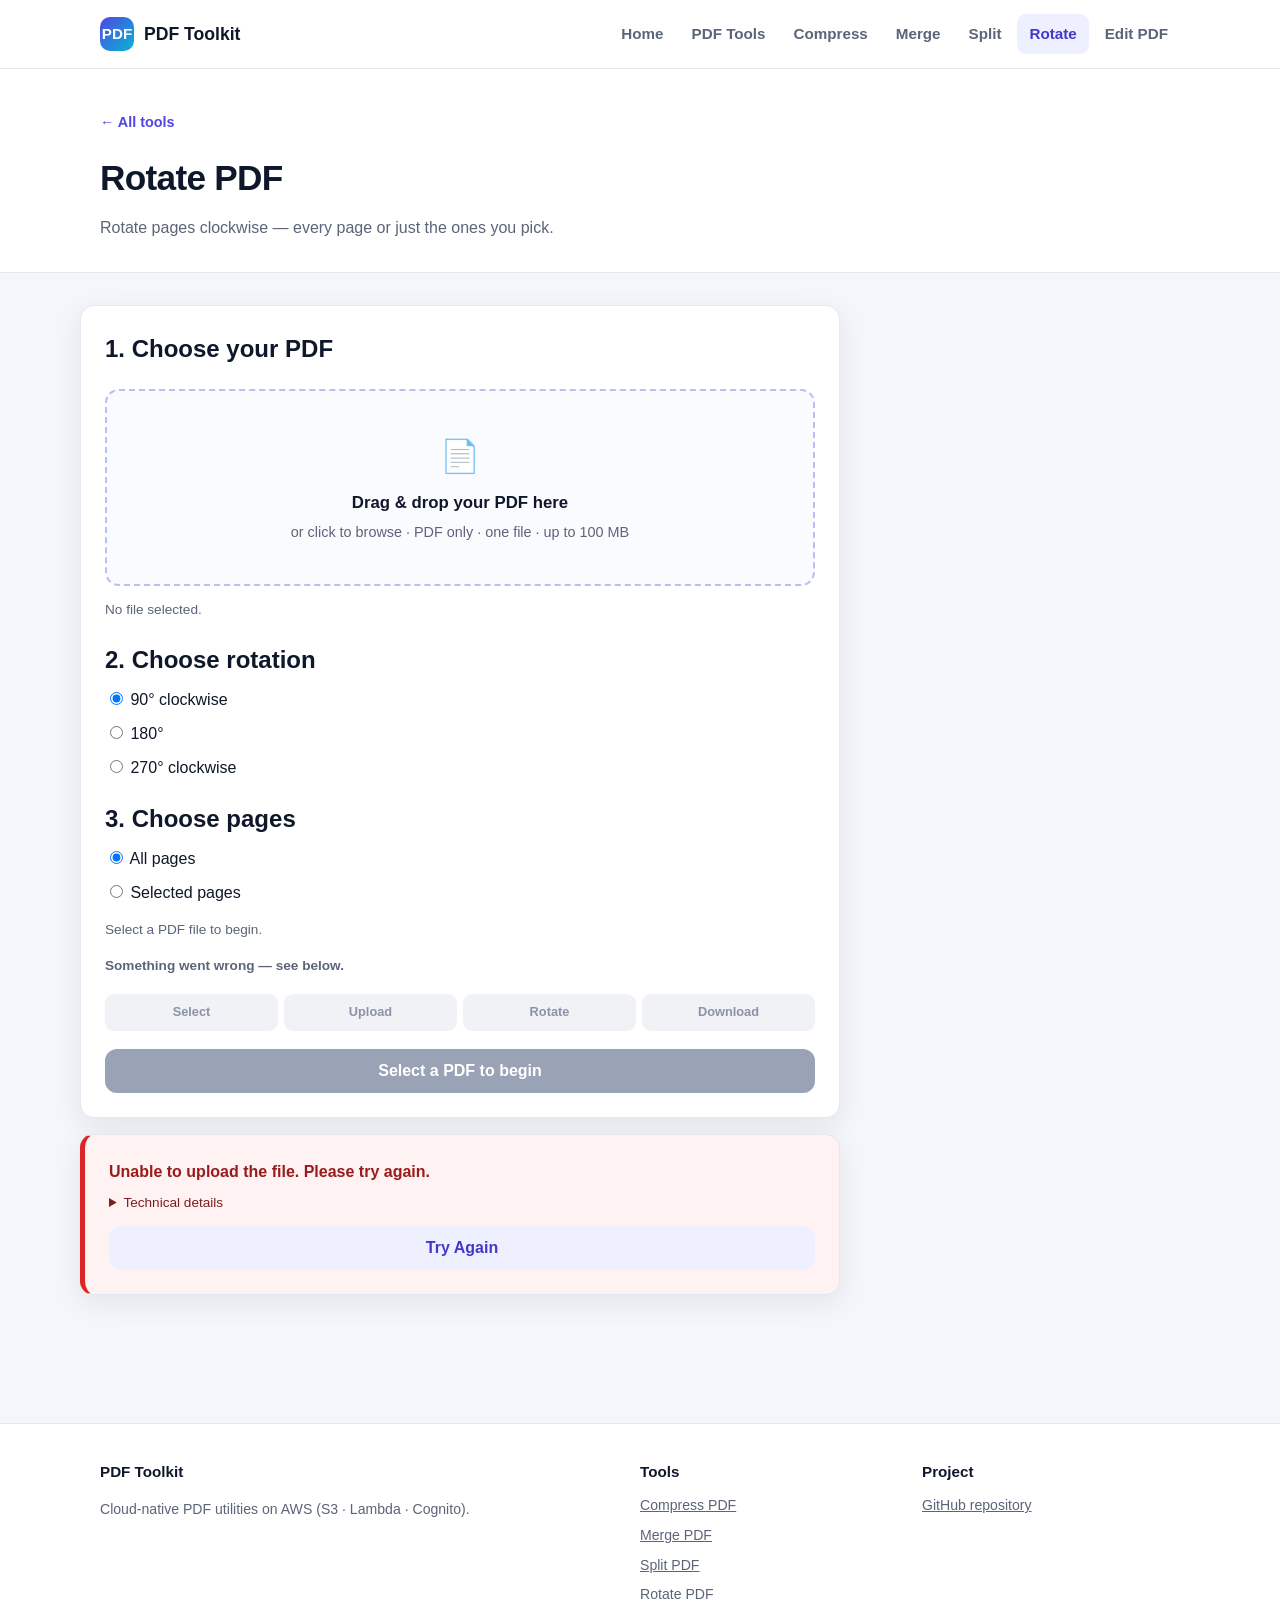
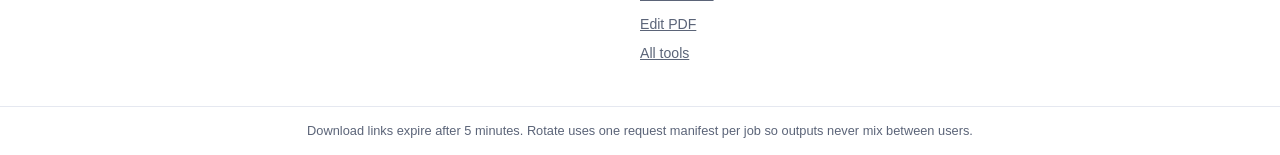
<file: rotate.html>
<!DOCTYPE html>
<html lang="en">
<head>
<meta charset="UTF-8">
<meta name="viewport" content="width=device-width, initial-scale=1.0">
<meta name="description" content="Rotate PDF pages by 90, 180 or 270 degrees — all pages or selected ranges. Powered by AWS.">
<title>Rotate PDF — PDF Toolkit</title>
<link rel="stylesheet" href="assets/css/styles.css">
<script src="https://sdk.amazonaws.com/js/aws-sdk-2.1692.0.min.js" defer></script>
<script src="assets/js/config.js" defer></script>
<script src="assets/js/aws-client.js" defer></script>
<script src="assets/js/rotate.js" defer></script>
</head>
<body>

<header class="site-header">
  <nav class="nav" aria-label="Main navigation">
    <a class="brand" href="index.html"><span class="brand-mark">PDF</span><span>PDF Toolkit</span></a>
    <div class="nav-links">
      <a href="index.html">Home</a>
      <a href="index.html#tools">PDF Tools</a>
      <a href="compress.html">Compress</a>
      <a href="merge.html">Merge</a>
      <a href="split.html">Split</a>
      <a href="rotate.html" class="active">Rotate</a>
      <a href="edit.html">Edit PDF</a>
    </div>
  </nav>
</header>

<section class="tool-hero">
  <div class="wrap">
    <a class="back-link" href="index.html">&larr; All tools</a>
    <h1>Rotate PDF</h1>
    <p>Rotate pages clockwise — every page or just the ones you pick.</p>
  </div>
</section>

<main class="wrap page">
  <div class="stack">

    <section class="card" aria-labelledby="rotate-upload-heading">
      <h2 id="rotate-upload-heading" style="margin-top:0">1. Choose your PDF</h2>
      <label class="dropzone" id="rotateDropzone">
        <input id="rotateFiles" type="file" accept=".pdf,application/pdf">
        <div class="dz-icon" aria-hidden="true">📄</div>
        <strong>Drag &amp; drop your PDF here</strong>
        <p>or click to browse &middot; PDF only &middot; one file &middot; up to 100 MB</p>
      </label>
      <p class="merge-hint" id="rotateFileName" aria-live="polite">No file selected.</p>

      <h2 style="margin-bottom:8px">2. Choose rotation</h2>
      <div role="radiogroup" aria-label="Rotation angle clockwise">
        <label style="display:block;margin:8px 0">
          <input type="radio" name="rotateAngle" value="90" checked>
          90° clockwise
        </label>
        <label style="display:block;margin:8px 0">
          <input type="radio" name="rotateAngle" value="180">
          180°
        </label>
        <label style="display:block;margin:8px 0">
          <input type="radio" name="rotateAngle" value="270">
          270° clockwise
        </label>
      </div>

      <h2 style="margin-bottom:8px">3. Choose pages</h2>
      <div role="radiogroup" aria-label="Page selection">
        <label style="display:block;margin:8px 0">
          <input type="radio" name="rotatePages" id="rotatePagesAll" value="all" checked>
          All pages
        </label>
        <label style="display:block;margin:8px 0">
          <input type="radio" name="rotatePages" id="rotatePagesSelected" value="selected">
          Selected pages
        </label>
      </div>
      <div id="rotateRangesWrap" hidden>
        <label for="rotateRanges"><strong>Page ranges</strong></label>
        <input id="rotateRanges" type="text" inputmode="text" autocomplete="off"
               placeholder="1-3, 5, 8-10" aria-describedby="rotateHint"
               style="display:block;width:100%;margin-top:6px;padding:10px">
      </div>
      <p class="merge-hint" id="rotateHint">Select a PDF file to begin.</p>

      <div class="progress" id="rotateProgressWrap" hidden>
        <div id="rotateProgressFill"></div>
      </div>
      <div class="progress-row"><span id="rotateStatus" class="status-line">Ready — select a PDF to begin.</span><span id="rotateProgressPercent"></span></div>
      <ol class="stepper" aria-label="Progress">
        <li id="rotateStepSelect">Select</li>
        <li id="rotateStepUpload">Upload</li>
        <li id="rotateStepProcess">Rotate</li>
        <li id="rotateStepDone">Download</li>
      </ol>
      <p style="margin:18px 0 0"><button class="btn block" id="rotateBtn" disabled>Select a PDF to begin</button></p>
    </section>

    <section class="card result" id="rotateResultCard" hidden aria-labelledby="rotate-result-heading" aria-live="polite">
      <h2 id="rotate-result-heading" style="margin-top:0">✅ Rotate complete!</h2>
      <dl>
        <dt>Rotation</dt><dd id="rotateResultMode">—</dd>
        <dt>Rotated file</dt><dd id="rotateResultName">—</dd>
      </dl>
      <p style="margin:0 0 12px"><button class="btn block" id="rotateDownloadBtn">Download rotated PDF</button></p>
      <p style="margin:0"><button class="btn ghost block" id="rotateResetBtn">Rotate Another PDF</button></p>
    </section>

    <section class="card error-box" id="rotateErrorCard" hidden aria-live="assertive">
      <p id="rotateErrorMessage">Something went wrong.</p>
      <details>
        <summary>Technical details</summary>
        <div id="rotateErrorDetails">—</div>
      </details>
      <p style="margin:12px 0 0"><button class="btn ghost block" id="rotateRetryBtn">Try Again</button></p>
    </section>

  </div>
</main>

<footer class="site-footer">
  <div class="footer-grid">
    <div>
      <h4>PDF Toolkit</h4>
      <p>Cloud-native PDF utilities on AWS (S3 · Lambda · Cognito).</p>
    </div>
    <div>
      <h4>Tools</h4>
      <ul>
        <li><a href="compress.html">Compress PDF</a></li>
        <li><a href="merge.html">Merge PDF</a></li>
        <li><a href="split.html">Split PDF</a></li>
        <li><a href="rotate.html">Rotate PDF</a></li>
        <li><a href="edit.html">Edit PDF</a></li>
        <li><a href="index.html#tools">All tools</a></li>
      </ul>
    </div>
    <div>
      <h4>Project</h4>
      <ul>
        <li><a href="https://github.com/bhatiadhrumil-lang/AWS-PDF-Compression-System" rel="noopener">GitHub repository</a></li>
      </ul>
    </div>
  </div>
  <div class="fineprint">Download links expire after 5 minutes. Rotate uses one request manifest per job so outputs never mix between users.</div>
</footer>

</body>
</html>
</file>
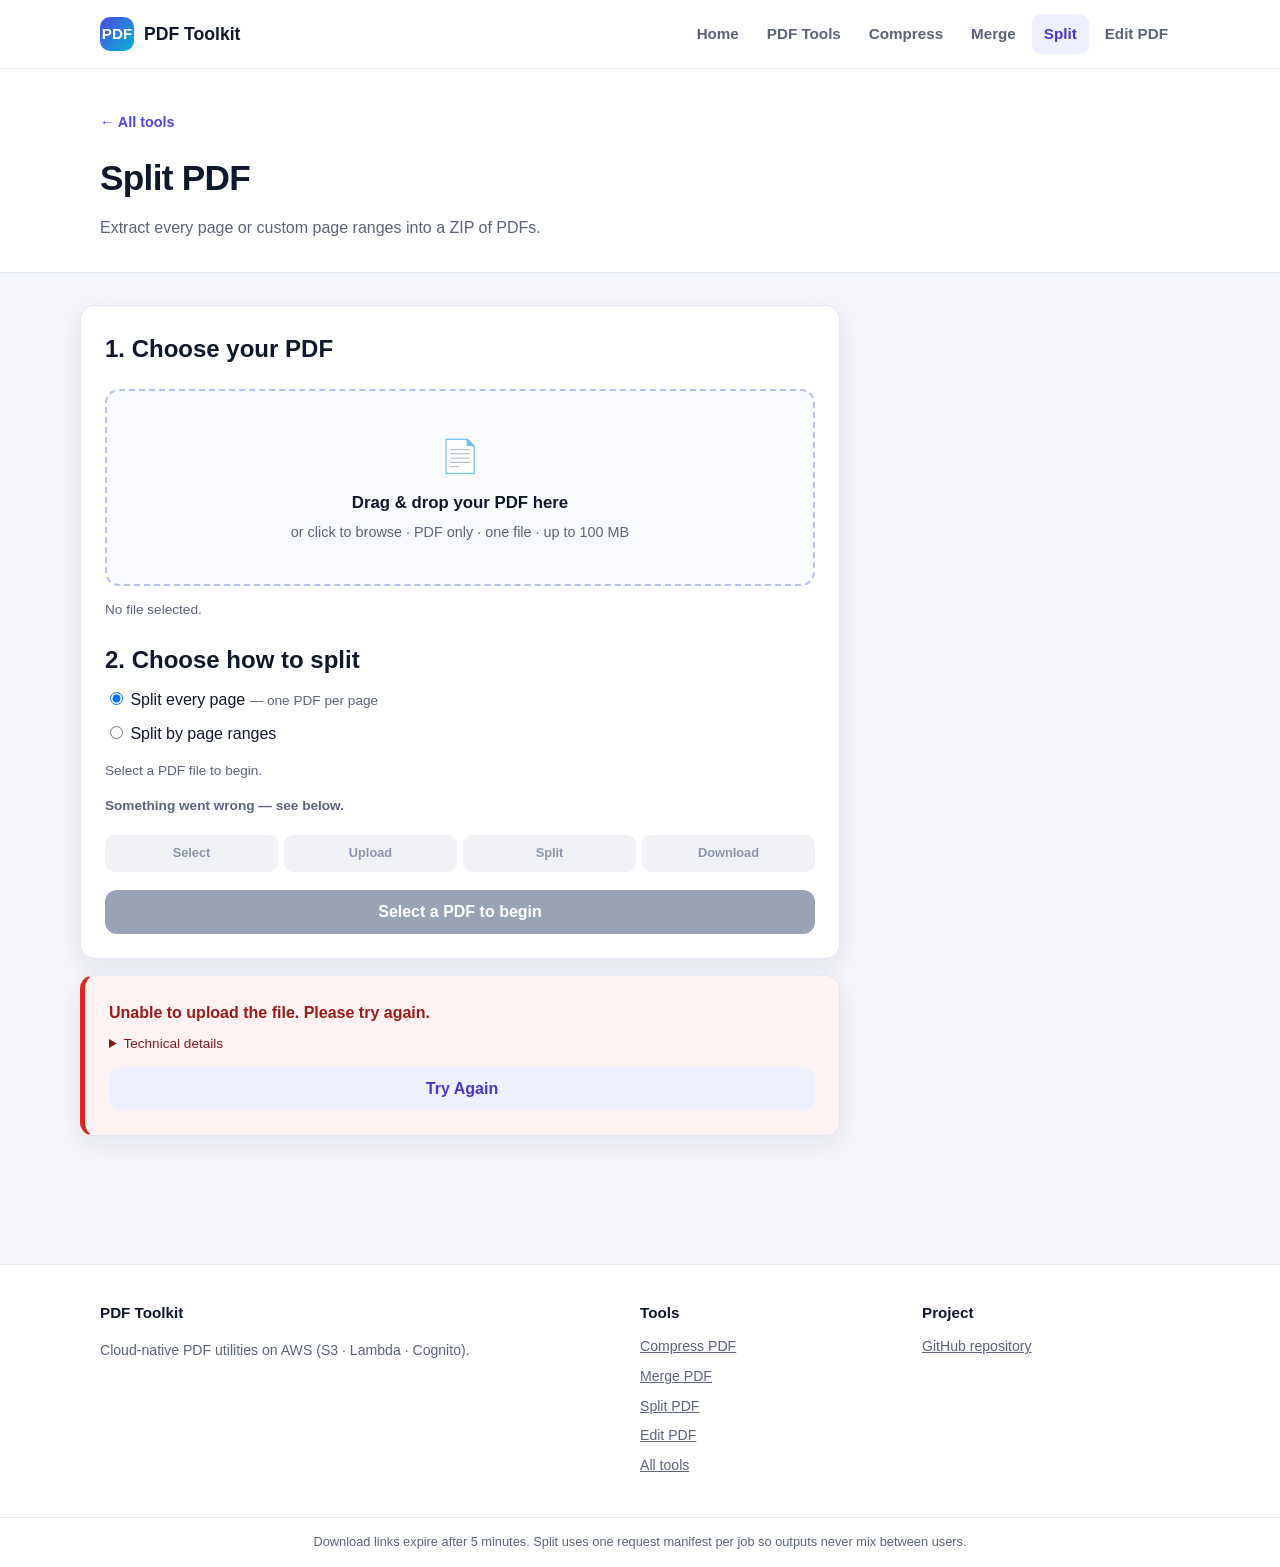
<file: split.html>
<!DOCTYPE html>
<html lang="en">
<head>
<meta charset="UTF-8">
<meta name="viewport" content="width=device-width, initial-scale=1.0">
<meta name="description" content="Split a PDF into individual pages or custom page ranges — download as ZIP. Powered by AWS.">
<title>Split PDF — PDF Toolkit</title>
<link rel="stylesheet" href="assets/css/styles.css">
<script src="https://sdk.amazonaws.com/js/aws-sdk-2.1692.0.min.js" defer></script>
<script src="assets/js/config.js" defer></script>
<script src="assets/js/aws-client.js" defer></script>
<script src="assets/js/split.js" defer></script>
</head>
<body>

<header class="site-header">
  <nav class="nav" aria-label="Main navigation">
    <a class="brand" href="index.html"><span class="brand-mark">PDF</span><span>PDF Toolkit</span></a>
    <div class="nav-links">
      <a href="index.html">Home</a>
      <a href="index.html#tools">PDF Tools</a>
      <a href="compress.html">Compress</a>
      <a href="merge.html">Merge</a>
      <a href="split.html" class="active">Split</a>
      <a href="edit.html">Edit PDF</a>
    </div>
  </nav>
</header>

<section class="tool-hero">
  <div class="wrap">
    <a class="back-link" href="index.html">&larr; All tools</a>
    <h1>Split PDF</h1>
    <p>Extract every page or custom page ranges into a ZIP of PDFs.</p>
  </div>
</section>

<main class="wrap page">
  <div class="stack">

    <section class="card" aria-labelledby="split-upload-heading">
      <h2 id="split-upload-heading" style="margin-top:0">1. Choose your PDF</h2>
      <label class="dropzone" id="splitDropzone">
        <input id="splitFiles" type="file" accept=".pdf,application/pdf">
        <div class="dz-icon" aria-hidden="true">📄</div>
        <strong>Drag &amp; drop your PDF here</strong>
        <p>or click to browse &middot; PDF only &middot; one file &middot; up to 100 MB</p>
      </label>
      <p class="merge-hint" id="splitFileName" aria-live="polite">No file selected.</p>

      <h2 style="margin-bottom:8px">2. Choose how to split</h2>
      <div role="radiogroup" aria-label="Split mode">
        <label style="display:block;margin:8px 0">
          <input type="radio" name="splitMode" id="splitModeAll" value="all" checked>
          Split every page <span class="merge-hint">— one PDF per page</span>
        </label>
        <label style="display:block;margin:8px 0">
          <input type="radio" name="splitMode" id="splitModeRanges" value="ranges">
          Split by page ranges
        </label>
      </div>
      <div id="splitRangesWrap" hidden>
        <label for="splitRanges"><strong>Page ranges</strong></label>
        <input id="splitRanges" type="text" inputmode="text" autocomplete="off"
               placeholder="1-3, 5, 8-10" aria-describedby="splitHint"
               style="display:block;width:100%;margin-top:6px;padding:10px">
      </div>
      <p class="merge-hint" id="splitHint">Select a PDF file to begin.</p>

      <div class="progress" id="splitProgressWrap" hidden>
        <div id="splitProgressFill"></div>
      </div>
      <div class="progress-row"><span id="splitStatus" class="status-line">Ready — select a PDF to begin.</span><span id="splitProgressPercent"></span></div>
      <ol class="stepper" aria-label="Progress">
        <li id="splitStepSelect">Select</li>
        <li id="splitStepUpload">Upload</li>
        <li id="splitStepProcess">Split</li>
        <li id="splitStepDone">Download</li>
      </ol>
      <p style="margin:18px 0 0"><button class="btn block" id="splitBtn" disabled>Select a PDF to begin</button></p>
    </section>

    <section class="card result" id="splitResultCard" hidden aria-labelledby="split-result-heading" aria-live="polite">
      <h2 id="split-result-heading" style="margin-top:0">✅ Split complete!</h2>
      <dl>
        <dt>Split</dt><dd id="splitResultMode">—</dd>
        <dt>ZIP file</dt><dd id="splitResultName">—</dd>
      </dl>
      <p style="margin:0 0 12px"><button class="btn block" id="splitDownloadBtn">Download ZIP</button></p>
      <p style="margin:0"><button class="btn ghost block" id="splitResetBtn">Split Another PDF</button></p>
    </section>

    <section class="card error-box" id="splitErrorCard" hidden aria-live="assertive">
      <p id="splitErrorMessage">Something went wrong.</p>
      <details>
        <summary>Technical details</summary>
        <div id="splitErrorDetails">—</div>
      </details>
      <p style="margin:12px 0 0"><button class="btn ghost block" id="splitRetryBtn">Try Again</button></p>
    </section>

  </div>
</main>

<footer class="site-footer">
  <div class="footer-grid">
    <div>
      <h4>PDF Toolkit</h4>
      <p>Cloud-native PDF utilities on AWS (S3 · Lambda · Cognito).</p>
    </div>
    <div>
      <h4>Tools</h4>
      <ul>
        <li><a href="compress.html">Compress PDF</a></li>
        <li><a href="merge.html">Merge PDF</a></li>
        <li><a href="split.html">Split PDF</a></li>
        <li><a href="edit.html">Edit PDF</a></li>
        <li><a href="index.html#tools">All tools</a></li>
      </ul>
    </div>
    <div>
      <h4>Project</h4>
      <ul>
        <li><a href="https://github.com/bhatiadhrumil-lang/AWS-PDF-Compression-System" rel="noopener">GitHub repository</a></li>
      </ul>
    </div>
  </div>
  <div class="fineprint">Download links expire after 5 minutes. Split uses one request manifest per job so outputs never mix between users.</div>
</footer>

</body>
</html>
</file>
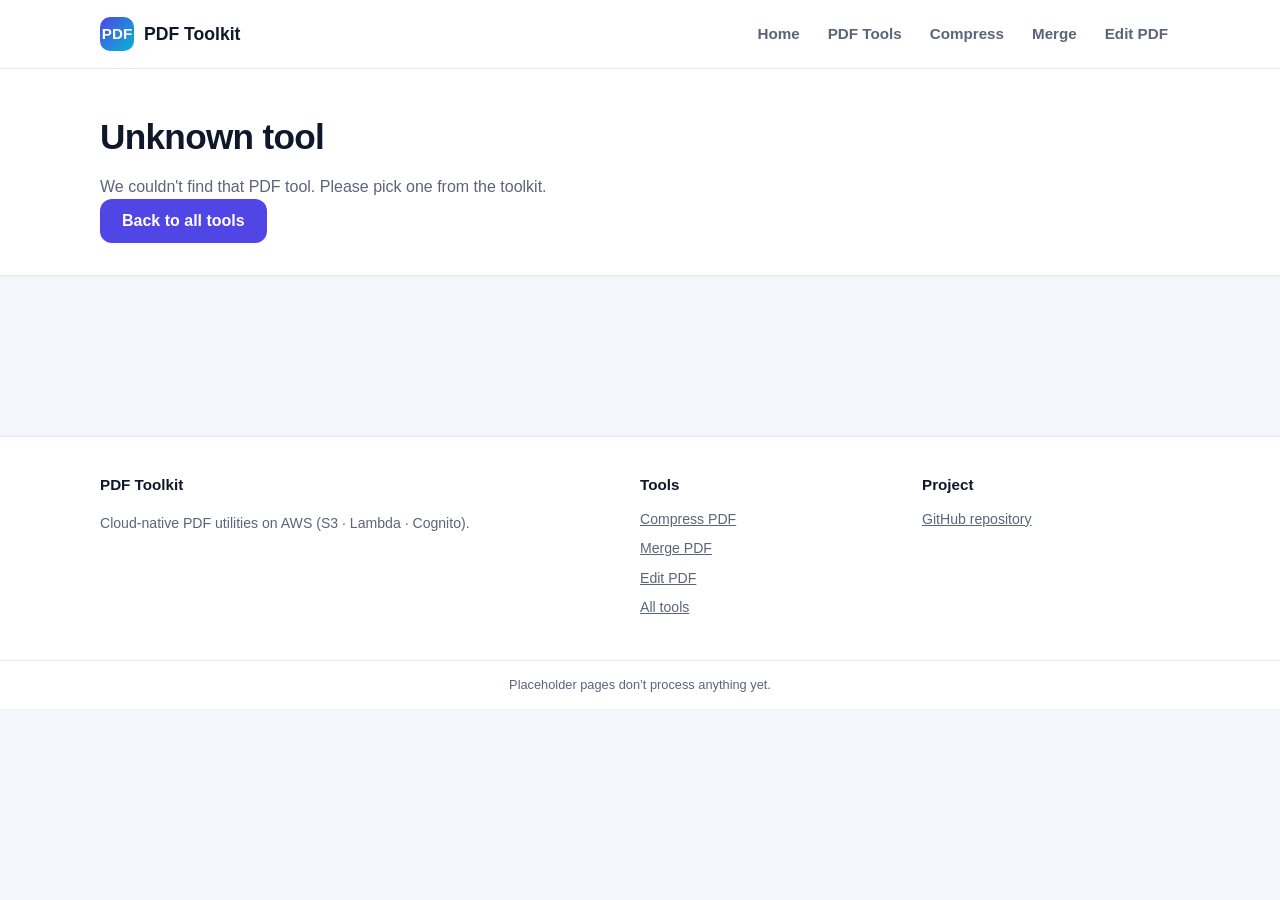
<file: tool.html>
<!DOCTYPE html>
<html lang="en">
<head>
<meta charset="UTF-8">
<meta name="viewport" content="width=device-width, initial-scale=1.0">
<meta name="description" content="PDF tool placeholder — coming soon to PDF Toolkit.">
<title>PDF Tool — PDF Toolkit</title>
<link rel="stylesheet" href="assets/css/styles.css">
<script src="assets/js/tools.js" defer></script>
<script src="assets/js/tool.js" defer></script>
</head>
<body>

<header class="site-header">
  <nav class="nav" aria-label="Main navigation">
    <a class="brand" href="index.html"><span class="brand-mark">PDF</span><span>PDF Toolkit</span></a>
    <div class="nav-links">
      <a href="index.html">Home</a>
      <a href="index.html#tools">PDF Tools</a>
      <a href="compress.html">Compress</a>
      <a href="merge.html">Merge</a>
      <a href="edit.html">Edit PDF</a>
    </div>
  </nav>
</header>

<section class="tool-hero">
  <div class="wrap" id="placeholder">
    <noscript><h1>PDF tool</h1><p>This page needs JavaScript to show tool details. <a href="index.html">Back to all tools</a>.</p></noscript>
  </div>
</section>

<main class="wrap page"></main>

<footer class="site-footer">
  <div class="footer-grid">
    <div>
      <h4>PDF Toolkit</h4>
      <p>Cloud-native PDF utilities on AWS (S3 · Lambda · Cognito).</p>
    </div>
    <div>
      <h4>Tools</h4>
      <ul>
        <li><a href="compress.html">Compress PDF</a></li>
        <li><a href="merge.html">Merge PDF</a></li>
        <li><a href="edit.html">Edit PDF</a></li>
        <li><a href="index.html#tools">All tools</a></li>
      </ul>
    </div>
    <div>
      <h4>Project</h4>
      <ul>
        <li><a href="https://github.com/bhatiadhrumil-lang/AWS-PDF-Compression-System" rel="noopener">GitHub repository</a></li>
      </ul>
    </div>
  </div>
  <div class="fineprint">Placeholder pages don’t process anything yet.</div>
</footer>

</body>
</html>
</file>
<file: assets/css/styles.css>
/* PDF Toolkit — shared stylesheet. Plain CSS, no framework.
 * Mobile-first, responsive, works as static files on S3 hosting. */
:root {
  --bg: #f4f6fb;
  --surface: #ffffff;
  --ink: #0f172a;
  --muted: #5b6478;
  --brand: #4f46e5;
  --brand-dark: #4338ca;
  --brand-soft: #eef0ff;
  --accent: #06b6d4;
  --ok: #16a34a;
  --warn: #d97706;
  --danger: #dc2626;
  --line: #e5e8f0;
  --radius: 14px;
  --shadow: 0 8px 28px rgba(15, 23, 42, 0.08);
  --font: "Inter", -apple-system, BlinkMacSystemFont, "Segoe UI", Roboto, Arial, sans-serif;
}

* { box-sizing: border-box; }
html { scroll-behavior: smooth; }
body {
  margin: 0;
  font-family: var(--font);
  background: var(--bg);
  color: var(--ink);
  line-height: 1.6;
}
a { color: var(--brand); }
img, svg { display: block; }

/* ---------- layout ---------- */
.wrap { max-width: 1120px; margin: 0 auto; padding: 0 20px; }
.page { padding: 32px 0 64px; }
.section { margin-top: 56px; }
.section-head { max-width: 640px; margin-bottom: 24px; }
.section-head h2 { margin: 0 0 6px; font-size: 1.6rem; letter-spacing: -0.01em; }
.section-head p { margin: 0; color: var(--muted); }

/* ---------- header / nav ---------- */
.site-header {
  position: sticky; top: 0; z-index: 20;
  background: rgba(255, 255, 255, 0.92);
  backdrop-filter: blur(8px);
  border-bottom: 1px solid var(--line);
}
.nav { display: flex; align-items: center; gap: 20px; padding: 14px 20px; max-width: 1120px; margin: 0 auto; }
.brand { display: flex; align-items: center; gap: 10px; text-decoration: none; color: var(--ink); font-weight: 800; font-size: 1.1rem; }
.brand-mark {
  width: 34px; height: 34px; border-radius: 10px; color: #fff;
  background: linear-gradient(135deg, var(--brand), var(--accent));
  display: inline-flex; align-items: center; justify-content: center;
  font-size: 0.95rem; font-weight: 800;
}
.nav-links { display: flex; gap: 4px; margin-left: auto; }
.nav-links a {
  text-decoration: none; color: var(--muted); font-weight: 600; font-size: 0.95rem;
  padding: 8px 12px; border-radius: 9px;
}
.nav-links a:hover { background: var(--brand-soft); color: var(--brand-dark); }
.nav-links a.active { color: var(--brand-dark); background: var(--brand-soft); }
@media (max-width: 640px) {
  .nav-links a { padding: 8px; font-size: 0.85rem; }
  .brand span { display: none; }
}

/* ---------- hero ---------- */
.hero {
  background: linear-gradient(135deg, #1e1b4b 0%, #4f46e5 55%, #06b6d4 130%);
  color: #fff; border-radius: 0 0 28px 28px; padding: 64px 0 56px;
}
.hero h1 { margin: 0 0 12px; font-size: clamp(1.9rem, 4.5vw, 3rem); letter-spacing: -0.02em; line-height: 1.15; }
.hero p { margin: 0 0 28px; max-width: 620px; color: #e0e7ff; font-size: 1.08rem; }
.hero-cta { display: flex; gap: 12px; flex-wrap: wrap; }
.eyebrow {
  display: inline-block; font-size: 0.8rem; font-weight: 700; letter-spacing: 0.08em;
  text-transform: uppercase; color: #c7d2fe; margin-bottom: 12px;
}

/* ---------- buttons ---------- */
.btn {
  display: inline-flex; align-items: center; justify-content: center; gap: 8px;
  border: none; cursor: pointer; text-decoration: none;
  font: 600 1rem/1 var(--font);
  padding: 14px 22px; border-radius: 12px;
  background: var(--brand); color: #fff;
  transition: transform 0.12s ease, background 0.12s ease, box-shadow 0.12s ease;
}
.btn:hover { background: var(--brand-dark); transform: translateY(-1px); }
.btn:active { transform: translateY(0); }
.btn:disabled { background: #9aa3b5; cursor: not-allowed; transform: none; }
.btn.secondary { background: #fff; color: var(--brand-dark); box-shadow: inset 0 0 0 2px rgba(255,255,255,.9); }
.btn.ghost { background: var(--brand-soft); color: var(--brand-dark); }
.btn.ghost:hover { background: #e1e5ff; }
.btn.block { width: 100%; }
.btn svg { width: 18px; height: 18px; }

/* ---------- tool cards ---------- */
.tools-grid {
  display: grid; gap: 16px;
  grid-template-columns: repeat(auto-fill, minmax(240px, 1fr));
}
.tool-card {
  display: flex; gap: 14px; align-items: flex-start;
  background: var(--surface); border: 1px solid var(--line);
  border-radius: var(--radius); padding: 18px;
  text-decoration: none; color: inherit; box-shadow: var(--shadow);
  transition: transform 0.12s ease, border-color 0.12s ease, box-shadow 0.12s ease;
}
a.tool-card:hover { transform: translateY(-3px); border-color: var(--brand); box-shadow: 0 14px 34px rgba(79, 70, 229, 0.16); }
.tool-icon {
  flex: 0 0 46px; width: 46px; height: 46px; border-radius: 12px;
  display: flex; align-items: center; justify-content: center;
  background: var(--brand-soft); color: var(--brand);
}
.tool-icon svg { width: 24px; height: 24px; }
.tool-card.soon .tool-icon { background: #f1f2f6; color: #8a93a8; }
.tool-card h3 { margin: 0 0 4px; font-size: 1.02rem; }
.tool-card p { margin: 0 0 10px; font-size: 0.88rem; color: var(--muted); }
.badge {
  display: inline-block; font-size: 0.72rem; font-weight: 700;
  padding: 3px 10px; border-radius: 999px; letter-spacing: 0.02em;
}
.badge.ok { background: #dcfce7; color: #15803d; }
.badge.soon { background: #f1f2f6; color: #6b7280; }

/* ---------- workflow strip ---------- */
.steps-strip { display: grid; gap: 12px; grid-template-columns: repeat(auto-fit, minmax(200px, 1fr)); }
.step-chip {
  background: var(--surface); border: 1px solid var(--line);
  border-radius: var(--radius); padding: 16px 18px; box-shadow: var(--shadow);
}
.step-chip strong { display: block; margin-bottom: 2px; }
.step-chip span { color: var(--muted); font-size: 0.9rem; }

/* ---------- tool page ---------- */
.tool-hero { background: var(--surface); border-bottom: 1px solid var(--line); padding: 40px 0 32px; }
.tool-hero h1 { margin: 0 0 8px; font-size: clamp(1.6rem, 3.5vw, 2.2rem); letter-spacing: -0.02em; }
.tool-hero p { margin: 0; color: var(--muted); max-width: 640px; }
.back-link { display: inline-block; margin-bottom: 16px; font-weight: 600; font-size: 0.9rem; text-decoration: none; }
.card {
  background: var(--surface); border: 1px solid var(--line);
  border-radius: var(--radius); box-shadow: var(--shadow); padding: 24px;
}
.stack { display: grid; gap: 16px; max-width: 760px; }

/* dropzone */
.dropzone {
  display: block; border: 2px dashed #b9bef5; border-radius: var(--radius);
  background: #fafbff; padding: 40px 24px; text-align: center; cursor: pointer;
  transition: border-color 0.12s ease, background 0.12s ease;
}
.dropzone:hover, .dropzone.dragover { border-color: var(--brand); background: var(--brand-soft); }
.dropzone input { display: none; }
.dropzone .dz-icon { font-size: 2rem; }
.dropzone strong { display: block; margin: 8px 0 4px; font-size: 1.05rem; }
.dropzone p { margin: 0; color: var(--muted); font-size: 0.9rem; }
.file-meta { margin-top: 12px; font-size: 0.9rem; color: var(--muted); overflow-wrap: anywhere; }
.file-meta strong { color: var(--ink); }

/* progress + steps */
.progress { height: 12px; background: #e9ecf4; border-radius: 999px; overflow: hidden; margin: 16px 0 6px; }
.progress > div { height: 100%; width: 0; border-radius: 999px;
  background: linear-gradient(90deg, var(--brand), var(--accent)); transition: width 0.25s ease; }
.progress-row { display: flex; justify-content: space-between; font-size: 0.85rem; color: var(--muted); }
.stepper { list-style: none; display: flex; gap: 6px; padding: 0; margin: 18px 0 0; flex-wrap: wrap; }
.stepper li {
  flex: 1 1 120px; text-align: center; font-size: 0.8rem; font-weight: 700;
  padding: 8px 6px; border-radius: 9px; background: #f1f2f6; color: #8a93a8;
}
.stepper li.done { background: #dcfce7; color: #15803d; }
.stepper li.now { background: var(--brand-soft); color: var(--brand-dark); }

/* status / result / error */
.status-line { font-weight: 600; }
.result { border-left: 5px solid var(--ok); }
.result dl { display: grid; grid-template-columns: auto 1fr; gap: 4px 16px; margin: 12px 0 18px; font-size: 0.95rem; }
.result dt { color: var(--muted); }
.result dd { margin: 0; font-weight: 700; overflow-wrap: anywhere; }
.error-box { border-left: 5px solid var(--danger); background: #fef2f2; }
.error-box p { margin: 0 0 8px; font-weight: 600; color: #991b1b; }
.error-box details { font-size: 0.85rem; color: #7f1d1d; }
.error-box summary { cursor: pointer; }
[hidden] { display: none !important; }

/* feature list (editor placeholder) */
.feature-list { display: grid; gap: 10px; grid-template-columns: repeat(auto-fit, minmax(200px, 1fr)); padding: 0; margin: 16px 0 0; list-style: none; }
.feature-list li { background: #fafbff; border: 1px solid var(--line); border-radius: 10px; padding: 10px 14px; font-size: 0.92rem; }

/* merge file list */
.merge-totals {
  display: flex; justify-content: space-between; gap: 8px; flex-wrap: wrap;
  margin: 14px 0 8px; font-size: 0.88rem; font-weight: 700; color: var(--muted);
}
.merge-list { list-style: none; margin: 0; padding: 0; display: grid; gap: 8px; }
.merge-item {
  display: flex; align-items: center; gap: 10px;
  background: #fafbff; border: 1px solid var(--line);
  border-radius: 10px; padding: 10px 12px;
}
.merge-item.dragging { opacity: 0.5; border-color: var(--brand); }
.merge-pos {
  flex: 0 0 28px; height: 28px; border-radius: 8px;
  display: inline-flex; align-items: center; justify-content: center;
  background: var(--brand-soft); color: var(--brand-dark);
  font-weight: 800; font-size: 0.85rem;
}
.merge-icon { font-size: 1.3rem; }
.jpg-thumb {
  flex: 0 0 56px; width: 56px; height: 56px; border-radius: 8px;
  object-fit: cover; background: #eef0ff; border: 1px solid var(--line);
}
.merge-meta { flex: 1 1 auto; min-width: 0; display: flex; flex-direction: column; }
.merge-name {
  font-weight: 700; font-size: 0.92rem;
  white-space: nowrap; overflow: hidden; text-overflow: ellipsis;
}
.merge-size { font-size: 0.8rem; color: var(--muted); }
.merge-controls { display: flex; gap: 6px; flex: 0 0 auto; }
.mini-btn {
  border: 1px solid var(--line); background: #fff; color: var(--ink);
  border-radius: 8px; min-width: 34px; height: 34px; padding: 0 8px;
  font-weight: 800; cursor: pointer; font-size: 0.95rem;
}
.mini-btn:hover:not(:disabled) { border-color: var(--brand); color: var(--brand-dark); }
.mini-btn:disabled { opacity: 0.4; cursor: not-allowed; }
.mini-btn.danger { color: var(--danger); }
.merge-hint { font-size: 0.85rem; color: var(--muted); }

/* extract page picker: compact responsive checkbox grid + range row */
.extract-select-row { display: flex; gap: 8px; flex-wrap: wrap; margin: 10px 0; }
.extract-tiles { display: grid; gap: 8px; margin: 4px 0 12px;
  grid-template-columns: repeat(auto-fill, minmax(118px, 1fr)); }
.extract-tile { display: flex; align-items: center; gap: 8px;
  background: #fafbff; border: 1px solid var(--line);
  border-radius: 10px; padding: 8px 10px; font-size: 0.88rem;
  font-weight: 600; cursor: pointer; }
.extract-tile.checked { border-color: var(--brand); background: var(--brand-soft); }
.extract-tile input { width: 16px; height: 16px; accent-color: var(--brand); }
.extract-range-row { display: flex; gap: 8px; margin-top: 6px; flex-wrap: wrap; }
.extract-range-row input { flex: 1 1 220px; min-width: 0; padding: 10px; }

/* ---------- footer ---------- */
.site-footer { border-top: 1px solid var(--line); background: var(--surface); margin-top: 64px; }
.footer-grid { display: grid; gap: 24px; grid-template-columns: 2fr 1fr 1fr; padding: 36px 20px; max-width: 1120px; margin: 0 auto; }
.site-footer h4 { margin: 0 0 8px; font-size: 0.95rem; }
.site-footer p, .site-footer a { font-size: 0.88rem; color: var(--muted); }
.site-footer ul { list-style: none; margin: 0; padding: 0; }
.site-footer li { margin: 4px 0; }
.fineprint { border-top: 1px solid var(--line); padding: 14px 20px; text-align: center; font-size: 0.8rem; color: var(--muted); }
@media (max-width: 700px) { .footer-grid { grid-template-columns: 1fr; } }

/* ---------- PDF editor workspace ---------- */
.editor-topbar { position: sticky; top: 57px; z-index: 15; background: var(--surface); border-bottom: 1px solid var(--line); }
.editor-topbar-inner { display: flex; align-items: center; gap: 12px; padding-top: 10px; padding-bottom: 10px; }
.editor-top-status { color: var(--muted); font-size: 0.85rem; flex: 1; min-width: 0; overflow: hidden; text-overflow: ellipsis; white-space: nowrap; }
.editor-top-actions { display: flex; gap: 8px; margin-left: auto; }
.btn-sm { padding: 9px 14px; font-size: 0.88rem; }
.editor-toolbar { background: var(--surface); border-bottom: 1px solid var(--line); }
.editor-toolbar-inner { display: flex; gap: 6px; padding-top: 10px; padding-bottom: 6px; overflow-x: auto; }
.tool-btn { border: 1px solid var(--line); background: #fff; border-radius: 9px; padding: 8px 12px; font: 600 0.85rem/1 var(--font); color: var(--ink); cursor: pointer; white-space: nowrap; }
.tool-btn:hover { border-color: var(--brand); color: var(--brand-dark); }
.tool-btn.active { background: var(--brand); border-color: var(--brand); color: #fff; }
.editor-props { display: flex; flex-wrap: wrap; gap: 4px 18px; padding-top: 4px; padding-bottom: 10px; font-size: 0.88rem; }
.props-row { display: flex; align-items: center; gap: 10px; flex-wrap: wrap; }
.props-id { color: var(--muted); font-size: 0.78rem; }
.props-hint { color: var(--muted); }
.editor-main { display: flex; align-items: stretch; gap: 0; min-height: 60vh; }
.editor-thumbs { width: 190px; flex: 0 0 190px; background: var(--surface); border-right: 1px solid var(--line); padding: 12px; overflow-y: auto; max-height: calc(100vh - 200px); position: sticky; top: 110px; align-self: flex-start; }
.editor-thumbs-head { display: flex; align-items: center; justify-content: space-between; margin-bottom: 10px; }
ol.editor-thumbs { list-style: none; margin: 0; padding: 0; display: grid; gap: 10px; }
li.thumb { border: 2px solid var(--line); border-radius: 10px; padding: 6px; background: #fff; cursor: pointer; }
li.thumb.active { border-color: var(--brand); }
li.thumb canvas { width: 100%; height: auto; border-radius: 4px; background: #fff; }
.thumb-label { display: block; font-size: 0.78rem; font-weight: 700; margin: 4px 0; }
.thumb-bar { display: flex; gap: 4px; flex-wrap: wrap; }
.thumb-bar .mini-btn { padding: 3px 7px; font-size: 0.78rem; }
.editor-stage { flex: 1; min-width: 0; padding: 20px 0 40px; }
.editor-canvas-wrap { position: relative; margin: 0 auto; width: fit-content; max-width: 100%; box-shadow: var(--shadow); border: 1px solid var(--line); border-radius: 6px; overflow: hidden; background: #fff; }
.editor-canvas-wrap canvas { display: block; }
#edOverlay { position: absolute; left: 0; top: 0; touch-action: none; }
#edTextLayer { position: absolute; left: 0; top: 0; overflow: hidden; }
#edTextLayer span { position: absolute; color: transparent; white-space: pre; user-select: text; line-height: 1; transform-origin: left top; }
#edTextInput { position: absolute; z-index: 5; min-width: 120px; border: 2px solid var(--brand); border-radius: 4px; padding: 2px 6px; background: rgba(255,255,255,.92); }
.editor-canvas-bar { display: flex; align-items: center; gap: 10px; justify-content: center; margin-top: 12px; flex-wrap: wrap; }
.editor-zoom { display: inline-flex; align-items: center; gap: 6px; margin-left: 12px; }
.editor-replace-bar { display: flex; align-items: center; gap: 10px; justify-content: center; margin-top: 10px; font-size: 0.9rem; color: var(--muted); }
.editor-note { color: var(--muted); font-size: 0.88rem; }
/* Replace panel: compact bar below the toolbar (never covers the PDF). */
.editor-replace-panel { border-top: 1px solid var(--line); background: #fafbff; }
.editor-replace-panel-inner { display: grid; gap: 10px; padding: 12px 0 14px; }
.editor-replace-panel-inner > strong { font-size: 1rem; }
.replace-note { margin: 0; color: var(--muted); font-size: 0.85rem; }
.replace-label { font-weight: 700; font-size: 0.88rem; }
.replace-orig { background: #fff; border: 1px solid var(--line); border-radius: 8px; padding: 8px 10px; margin-top: 4px; max-height: 76px; overflow: auto; white-space: pre-wrap; overflow-wrap: anywhere; }
.replace-new { width: 100%; min-height: 64px; margin-top: 4px; padding: 8px 10px; font: 500 1rem/1.5 var(--font); border: 1px solid var(--line); border-radius: 8px; resize: vertical; }
.replace-controls { display: flex; gap: 14px; flex-wrap: wrap; align-items: center; font-size: 0.9rem; }
.replace-controls input[type="number"] { width: 72px; }
.replace-actions { display: flex; gap: 8px; flex-wrap: wrap; }
.danger-text { color: var(--danger); }
@media (max-width: 900px) {
  .editor-main { flex-direction: column; }
  .editor-thumbs { width: 100%; flex: none; position: static; max-height: none; border-right: none; border-bottom: 1px solid var(--line); }
  ol.editor-thumbs { display: flex; overflow-x: auto; }
  li.thumb { min-width: 120px; }
  .editor-top-status { display: none; }
}
</file>
